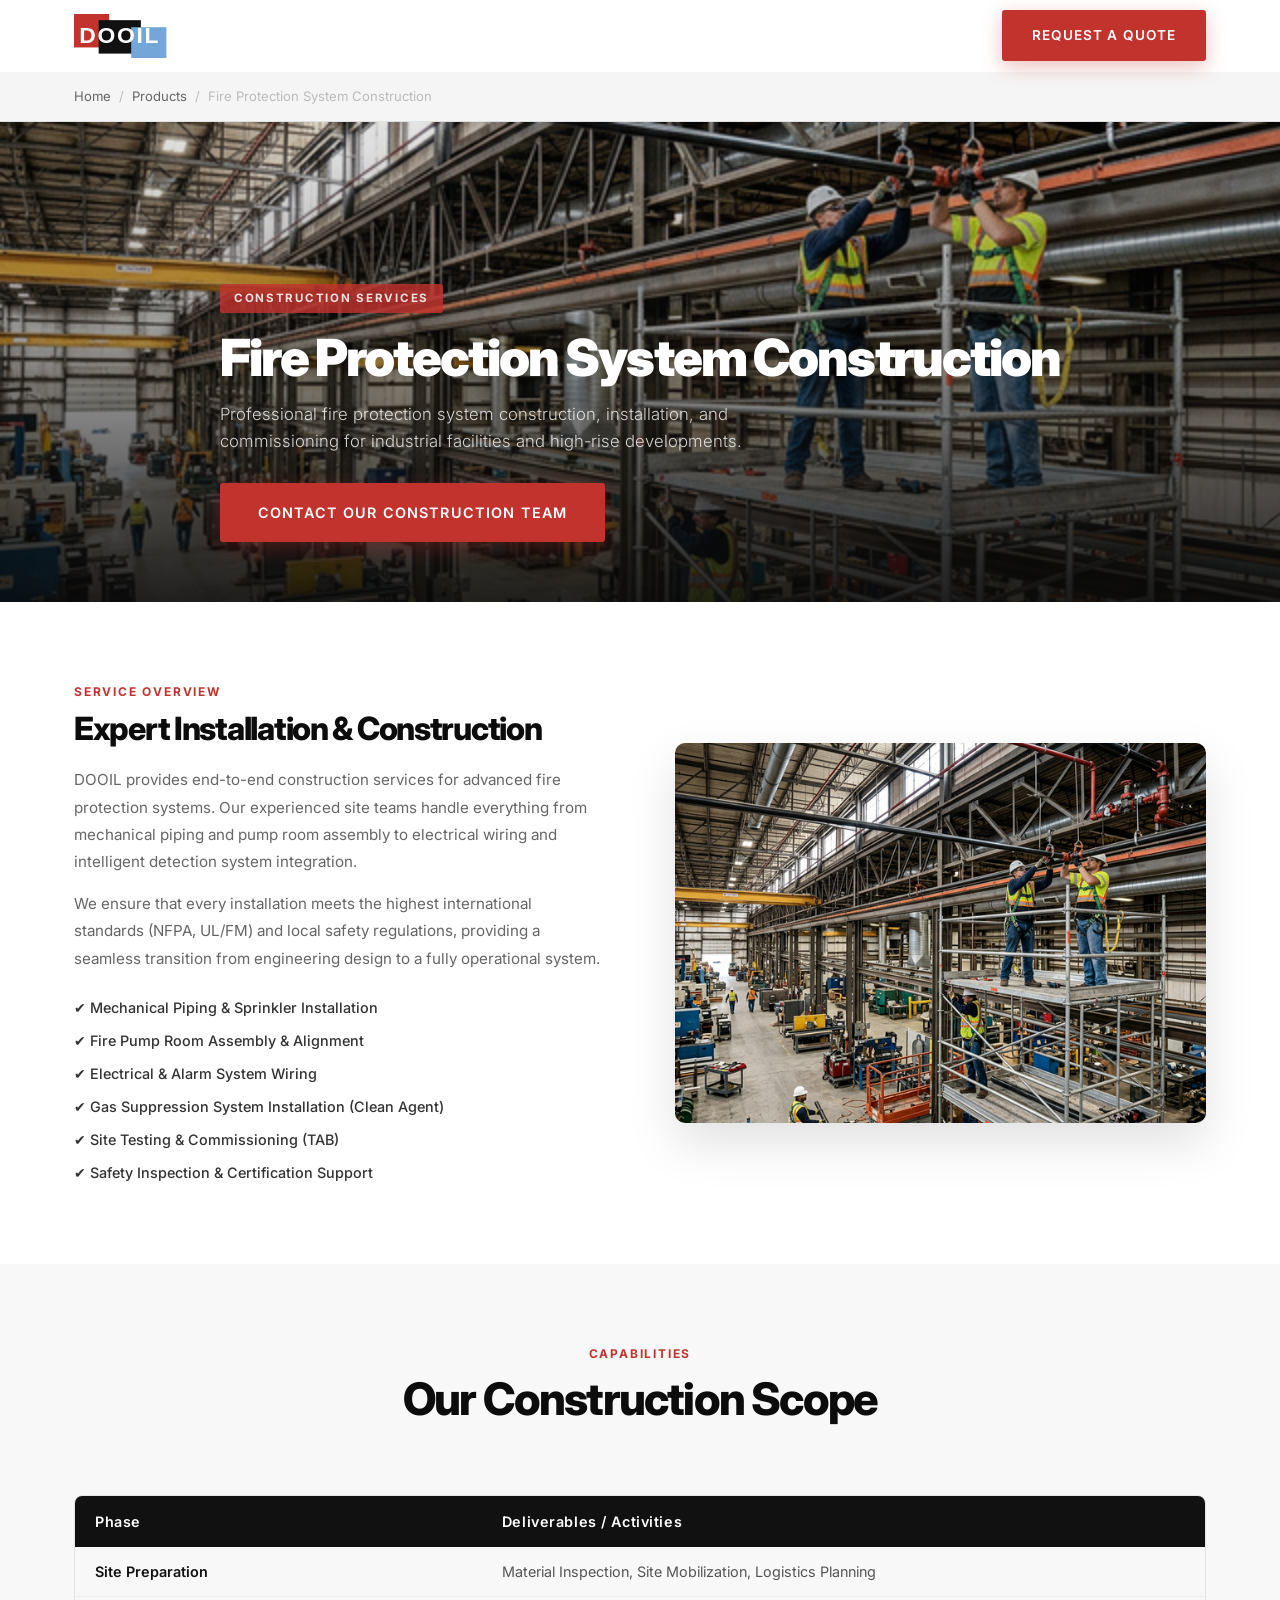
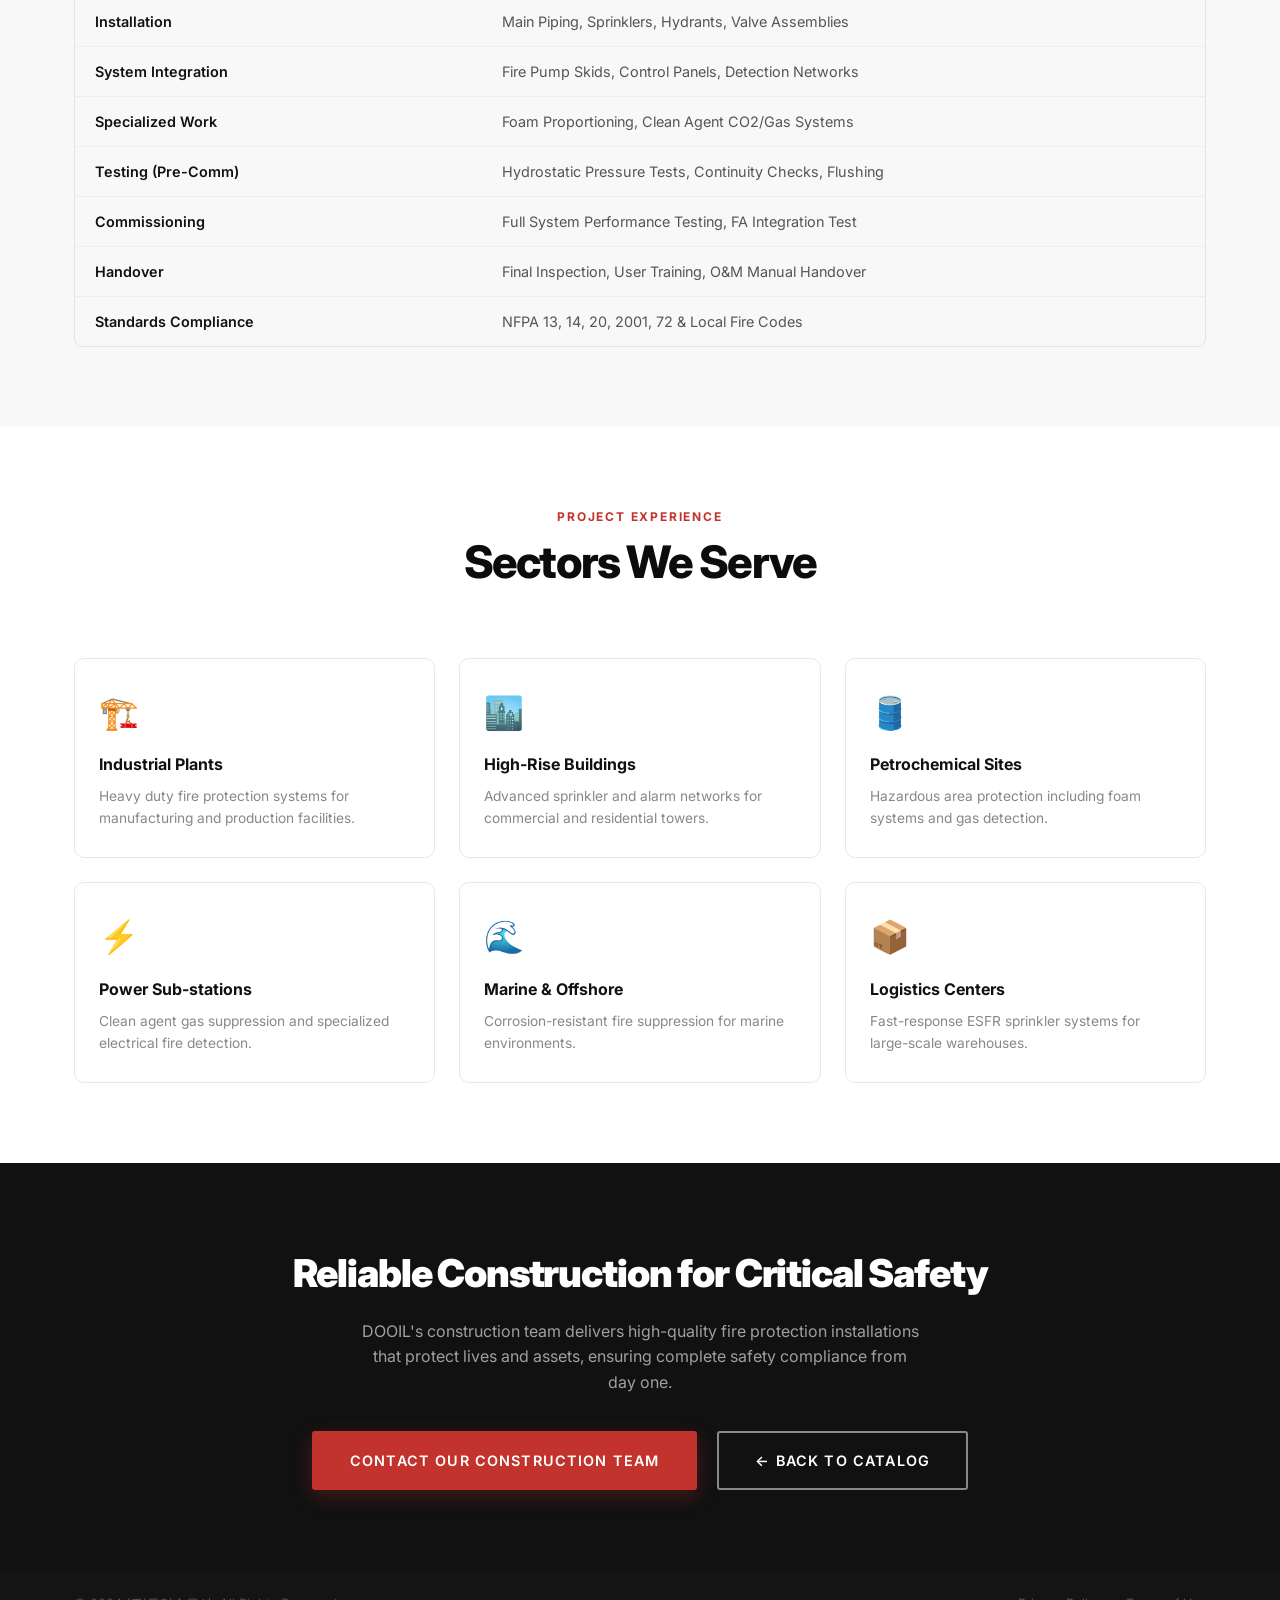
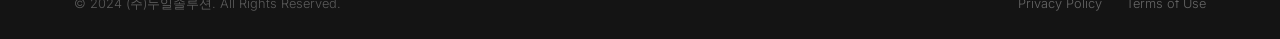
<file: catalog-construction.html>
<!DOCTYPE html>
<html lang="en">

<head>
    <meta charset="UTF-8" />
    <meta name="viewport" content="width=device-width, initial-scale=1.0" />
    <title>Fire Protection System Construction | DOOIL Solution & Engineering</title>
    <meta name="description"
        content="Professional fire protection system construction, installation, and commissioning for industrial facilities and high-rise developments." />
    <link rel="preconnect" href="https://fonts.googleapis.com" />
    <link rel="preconnect" href="https://fonts.gstatic.com" crossorigin />
    <link href="https://fonts.googleapis.com/css2?family=Inter:wght@300;400;500;600;700;800;900&display=swap"
        rel="stylesheet" />
    <link rel="stylesheet" href="style.css" />
    <link rel="stylesheet" href="catalog.css" />
</head>

<body>
    <header class="site-header scrolled" id="siteHeader">
        <div class="container header-inner">
            <a href="index.html" class="site-logo" aria-label="DOOIL Solution & Engineering Home">
                <svg width="260" height="50" viewBox="0 0 260 50" xmlns="http://www.w3.org/2000/svg">
                    <rect x="0" y="0" width="40" height="38" fill="#C3332D" />
                    <rect x="28" y="7" width="48" height="38" fill="#111111" />
                    <rect x="65" y="15" width="40" height="35" fill="#74A7D7" />
                    <text x="52" y="33" text-anchor="middle" font-family="Arial, 'Arial Black', sans-serif"
                        font-weight="900" font-size="26" letter-spacing="2" fill="white">DOOIL</text>
                    <g class="logo-wordmark">
                        <text x="118" y="24" font-family="'Inter', sans-serif" font-weight="800" font-size="22"
                            letter-spacing="-0.5" fill="currentColor">DOOIL</text>
                        <text x="118" y="43" font-family="'Inter', sans-serif" font-weight="400" font-size="13"
                            letter-spacing="0.2" fill="currentColor">Solution &amp; Engineering</text>
                    </g>
                </svg>
            </a>
            <nav class="nav-links" role="navigation">
                <a href="index.html#catalog">Products</a>
                <a href="index.html#global">Global Network</a>
                <a href="index.html#about">About</a>
                <a href="index.html#contact">Contact</a>
            </nav>
            <a href="index.html#contact" class="btn btn-primary header-cta">Request a Quote</a>
        </div>
    </header>

    <section class="breadcrumb-band">
        <div class="container">
            <a href="index.html">Home</a> <span>/</span> <a href="index.html#catalog">Products</a> <span>/</span>
            <span>Fire Protection System Construction</span>
        </div>
    </section>

    <section class="catalog-hero"
        style="background-image: url('prod_construction.png');">
        <div class="catalog-hero-overlay"></div>
        <div class="container catalog-hero-content">
            <span class="p-tag-lg">Construction Services</span>
            <h1>Fire Protection System Construction</h1>
            <p>Professional fire protection system construction, installation, and commissioning for industrial
                facilities and high-rise developments.</p>
            <a href="index.html#contact" class="btn btn-primary btn-lg">Contact Our Construction Team</a>
        </div>
    </section>

    <section class="cat-section">
        <div class="container cat-two-col">
            <div class="cat-text">
                <span class="sec-label">Service Overview</span>
                <h2 class="sec-title">Expert Installation &amp; Construction</h2>
                <p>DOOIL provides end-to-end construction services for advanced fire protection systems. Our experienced
                    site teams handle everything from mechanical piping and pump room assembly to electrical wiring and
                    intelligent detection system integration.
                </p>
                <p>We ensure that every installation meets the highest international standards (NFPA, UL/FM) and local
                    safety regulations, providing a seamless transition from engineering design to a fully operational
                    system.</p>
                <ul class="cat-check-list">
                    <li>✔ Mechanical Piping &amp; Sprinkler Installation</li>
                    <li>✔ Fire Pump Room Assembly &amp; Alignment</li>
                    <li>✔ Electrical &amp; Alarm System Wiring</li>
                    <li>✔ Gas Suppression System Installation (Clean Agent)</li>
                    <li>✔ Site Testing &amp; Commissioning (TAB)</li>
                    <li>✔ Safety Inspection &amp; Certification Support</li>
                </ul>
            </div>
            <div class="cat-img">
                <img src="prod_construction.png" alt="Fire Protection System Construction" />
            </div>
        </div>
    </section>

    <section class="cat-section cat-section-alt">
        <div class="container">
            <div class="section-header">
                <span class="sec-label">Capabilities</span>
                <h2 class="sec-title">Our Construction Scope</h2>
            </div>
            <div class="spec-table-wrap">
                <table class="spec-table">
                    <thead>
                        <tr>
                            <th>Phase</th>
                            <th>Deliverables / Activities</th>
                        </tr>
                    </thead>
                    <tbody>
                        <tr>
                            <td>Site Preparation</td>
                            <td>Material Inspection, Site Mobilization, Logistics Planning</td>
                        </tr>
                        <tr>
                            <td>Installation</td>
                            <td>Main Piping, Sprinklers, Hydrants, Valve Assemblies</td>
                        </tr>
                        <tr>
                            <td>System Integration</td>
                            <td>Fire Pump Skids, Control Panels, Detection Networks</td>
                        </tr>
                        <tr>
                            <td>Specialized Work</td>
                            <td>Foam Proportioning, Clean Agent CO2/Gas Systems</td>
                        </tr>
                        <tr>
                            <td>Testing (Pre-Comm)</td>
                            <td>Hydrostatic Pressure Tests, Continuity Checks, Flushing</td>
                        </tr>
                        <tr>
                            <td>Commissioning</td>
                            <td>Full System Performance Testing, FA Integration Test</td>
                        </tr>
                        <tr>
                            <td>Handover</td>
                            <td>Final Inspection, User Training, O&M Manual Handover</td>
                        </tr>
                        <tr>
                            <td>Standards Compliance</td>
                            <td>NFPA 13, 14, 20, 2001, 72 &amp; Local Fire Codes</td>
                        </tr>
                    </tbody>
                </table>
            </div>
        </div>
    </section>

    <section class="cat-section">
        <div class="container">
            <div class="section-header">
                <span class="sec-label">Project Experience</span>
                <h2 class="sec-title">Sectors We Serve</h2>
            </div>
            <div class="app-grid">
                <div class="app-card">
                    <div class="app-icon">🏗️</div>
                    <h4>Industrial Plants</h4>
                    <p>Heavy duty fire protection systems for manufacturing and production facilities.</p>
                </div>
                <div class="app-card">
                    <div class="app-icon">🏙️</div>
                    <h4>High-Rise Buildings</h4>
                    <p>Advanced sprinkler and alarm networks for commercial and residential towers.</p>
                </div>
                <div class="app-card">
                    <div class="app-icon">🛢️</div>
                    <h4>Petrochemical Sites</h4>
                    <p>Hazardous area protection including foam systems and gas detection.</p>
                </div>
                <div class="app-card">
                    <div class="app-icon">⚡</div>
                    <h4>Power Sub-stations</h4>
                    <p>Clean agent gas suppression and specialized electrical fire detection.</p>
                </div>
                <div class="app-card">
                    <div class="app-icon">🌊</div>
                    <h4>Marine & Offshore</h4>
                    <p>Corrosion-resistant fire suppression for marine environments.</p>
                </div>
                <div class="app-card">
                    <div class="app-icon">📦</div>
                    <h4>Logistics Centers</h4>
                    <p>Fast-response ESFR sprinkler systems for large-scale warehouses.</p>
                </div>
            </div>
        </div>
    </section>

    <section class="cat-cta-band">
        <div class="container cat-cta-inner">
            <h2>Reliable Construction for Critical Safety</h2>
            <p>DOOIL's construction team delivers high-quality fire protection installations that protect lives and
                assets, ensuring complete safety compliance from day one.</p>
            <div class="cta-btns">
                <a href="mailto:sales@dooil21.com" class="btn btn-primary btn-lg">Contact Our Construction Team</a>
                <a href="index.html#catalog" class="btn btn-outline-white btn-lg">← Back to Catalog</a>
            </div>
        </div>
    </section>

    <footer class="site-footer">
        <div class="footer-bottom">
            <div class="container footer-bottom-inner">
                <span>&copy; 2024 (주)두일솔루션. All Rights Reserved.</span>
                <div class="footer-links"><a href="#">Privacy Policy</a><a href="#">Terms of Use</a></div>
            </div>
        </div>
    </footer>
    <script src="script.js"></script>
</body>

</html>
</file>
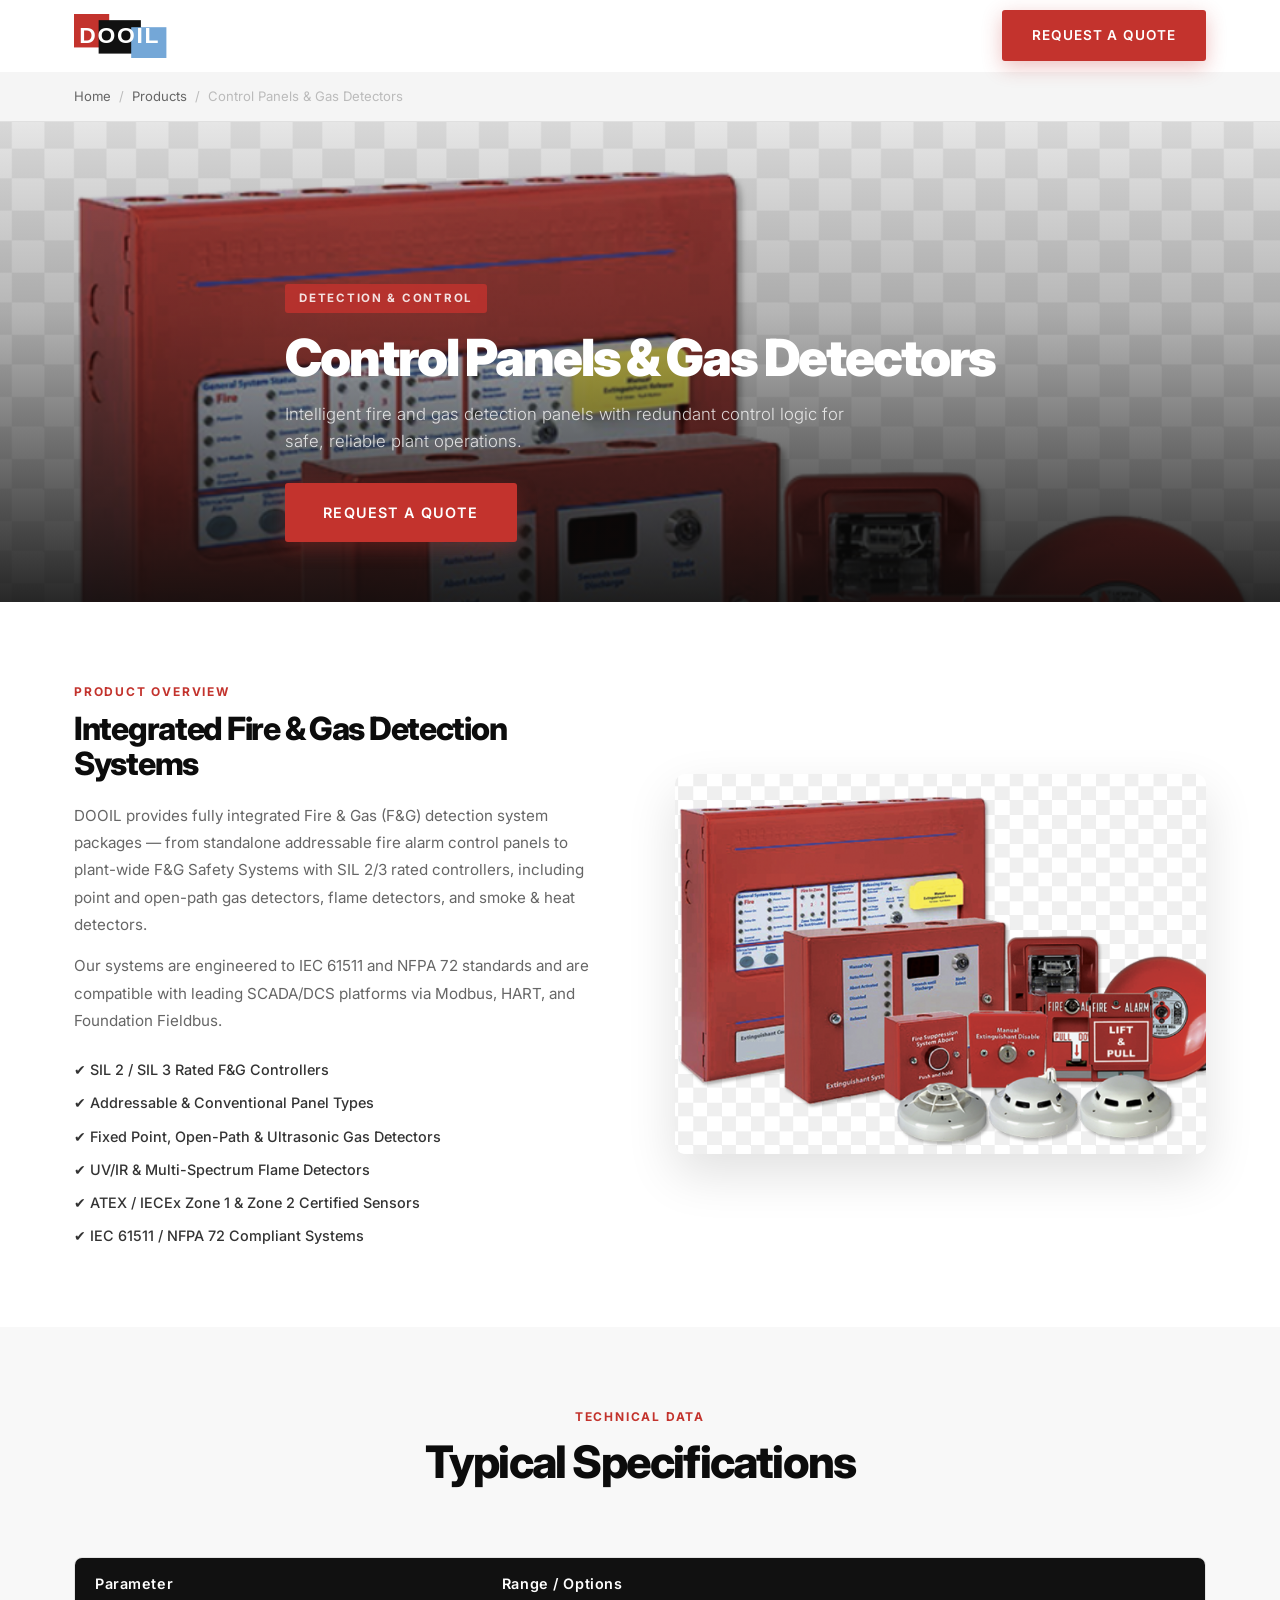
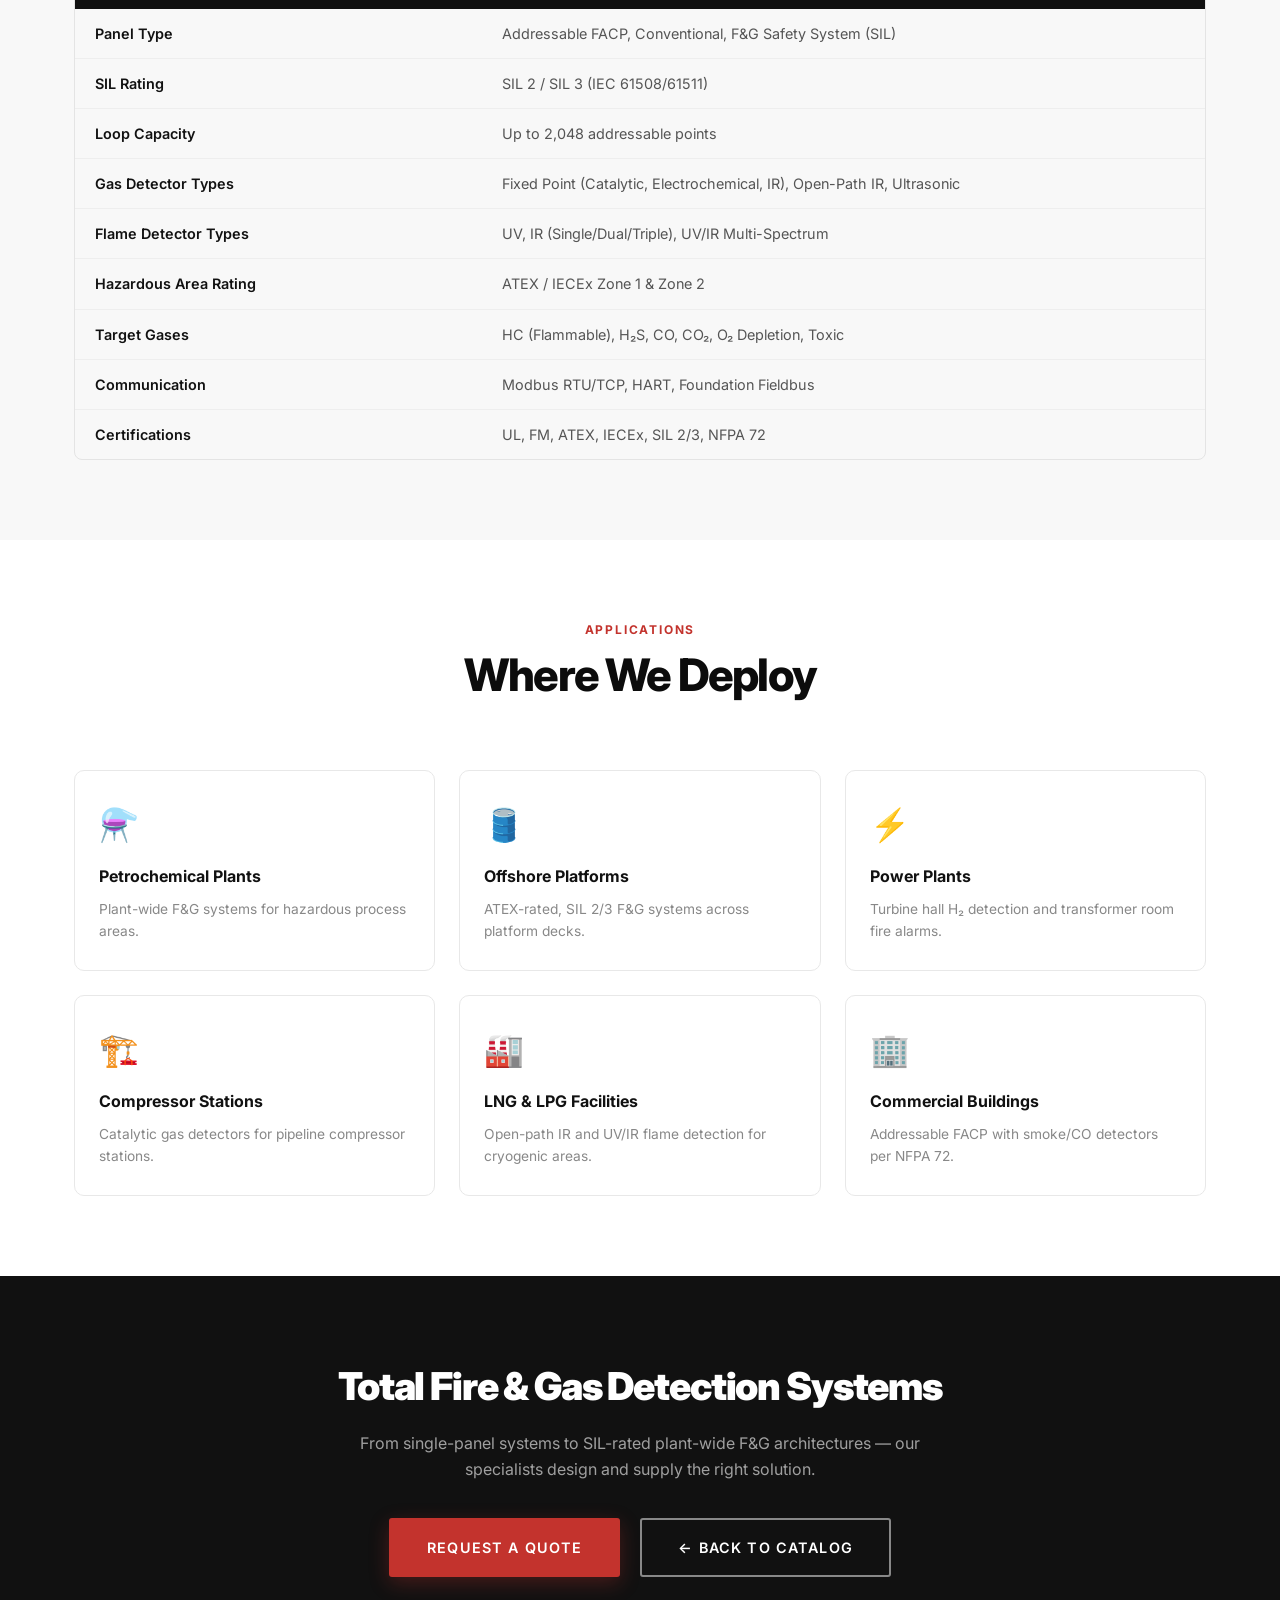
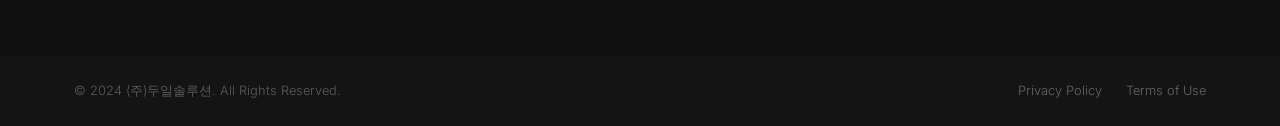
<file: catalog-control-panels.html>
<!DOCTYPE html>
<html lang="en">

<head>
    <meta charset="UTF-8" />
    <meta name="viewport" content="width=device-width, initial-scale=1.0" />
    <title>Control Panels & Gas Detectors | DOOIL Solution & Engineering</title>
    <meta name="description"
        content="Intelligent fire and gas detection panels with redundant control logic for safe, reliable plant operations worldwide." />
    <link rel="preconnect" href="https://fonts.googleapis.com" />
    <link rel="preconnect" href="https://fonts.gstatic.com" crossorigin />
    <link href="https://fonts.googleapis.com/css2?family=Inter:wght@300;400;500;600;700;800;900&display=swap"
        rel="stylesheet" />
    <link rel="stylesheet" href="style.css" />
    <link rel="stylesheet" href="catalog.css" />
</head>

<body>
    <header class="site-header scrolled" id="siteHeader">
        <div class="container header-inner">
            <a href="index.html" class="site-logo" aria-label="DOOIL Solution & Engineering Home">
                <svg width="260" height="50" viewBox="0 0 260 50" xmlns="http://www.w3.org/2000/svg">
                    <rect x="0" y="0" width="40" height="38" fill="#C3332D" />
                    <rect x="28" y="7" width="48" height="38" fill="#111111" />
                    <rect x="65" y="15" width="40" height="35" fill="#74A7D7" />
                    <text x="52" y="33" text-anchor="middle" font-family="Arial, 'Arial Black', sans-serif"
                        font-weight="900" font-size="26" letter-spacing="2" fill="white">DOOIL</text>
                    <g class="logo-wordmark">
                        <text x="118" y="24" font-family="'Inter', sans-serif" font-weight="800" font-size="22"
                            letter-spacing="-0.5" fill="currentColor">DOOIL</text>
                        <text x="118" y="43" font-family="'Inter', sans-serif" font-weight="400" font-size="13"
                            letter-spacing="0.2" fill="currentColor">Solution &amp; Engineering</text>
                    </g>
                </svg>
            </a>
            <nav class="nav-links" role="navigation">
                <a href="index.html#catalog">Products</a>
                <a href="index.html#global">Global Network</a>
                <a href="index.html#about">About</a>
                <a href="index.html#contact">Contact</a>
            </nav>
            <a href="index.html#contact" class="btn btn-primary header-cta">Request a Quote</a>
        </div>
    </header>

    <section class="breadcrumb-band">
        <div class="container">
            <a href="index.html">Home</a> <span>/</span> <a href="index.html#catalog">Products</a> <span>/</span>
            <span>Control Panels &amp; Gas Detectors</span>
        </div>
    </section>

    <section class="catalog-hero"
        style="background-image: url('prod_panel.png'); background-position: center top;">
        <div class="catalog-hero-overlay"></div>
        <div class="container catalog-hero-content">
            <span class="p-tag-lg">Detection &amp; Control</span>
            <h1>Control Panels &amp; Gas Detectors</h1>
            <p>Intelligent fire and gas detection panels with redundant control logic for safe, reliable plant
                operations.</p>
            <a href="index.html#contact" class="btn btn-primary btn-lg">Request a Quote</a>
        </div>
    </section>

    <section class="cat-section">
        <div class="container cat-two-col">
            <div class="cat-text">
                <span class="sec-label">Product Overview</span>
                <h2 class="sec-title">Integrated Fire &amp; Gas Detection Systems</h2>
                <p>DOOIL provides fully integrated Fire &amp; Gas (F&G) detection system packages — from standalone
                    addressable fire alarm control panels to plant-wide F&G Safety Systems with SIL 2/3 rated
                    controllers, including point and open-path gas detectors, flame detectors, and smoke &amp; heat
                    detectors.</p>
                <p>Our systems are engineered to IEC 61511 and NFPA 72 standards and are compatible with leading
                    SCADA/DCS platforms via Modbus, HART, and Foundation Fieldbus.</p>
                <ul class="cat-check-list">
                    <li>✔ SIL 2 / SIL 3 Rated F&G Controllers</li>
                    <li>✔ Addressable &amp; Conventional Panel Types</li>
                    <li>✔ Fixed Point, Open-Path &amp; Ultrasonic Gas Detectors</li>
                    <li>✔ UV/IR &amp; Multi-Spectrum Flame Detectors</li>
                    <li>✔ ATEX / IECEx Zone 1 &amp; Zone 2 Certified Sensors</li>
                    <li>✔ IEC 61511 / NFPA 72 Compliant Systems</li>
                </ul>
            </div>
            <div class="cat-img">
                <img src="prod_panel.png" alt="Fire Pump Control Panel" />
            </div>
        </div>
    </section>

    <section class="cat-section cat-section-alt">
        <div class="container">
            <div class="section-header">
                <span class="sec-label">Technical Data</span>
                <h2 class="sec-title">Typical Specifications</h2>
            </div>
            <div class="spec-table-wrap">
                <table class="spec-table">
                    <thead>
                        <tr>
                            <th>Parameter</th>
                            <th>Range / Options</th>
                        </tr>
                    </thead>
                    <tbody>
                        <tr>
                            <td>Panel Type</td>
                            <td>Addressable FACP, Conventional, F&G Safety System (SIL)</td>
                        </tr>
                        <tr>
                            <td>SIL Rating</td>
                            <td>SIL 2 / SIL 3 (IEC 61508/61511)</td>
                        </tr>
                        <tr>
                            <td>Loop Capacity</td>
                            <td>Up to 2,048 addressable points</td>
                        </tr>
                        <tr>
                            <td>Gas Detector Types</td>
                            <td>Fixed Point (Catalytic, Electrochemical, IR), Open-Path IR, Ultrasonic</td>
                        </tr>
                        <tr>
                            <td>Flame Detector Types</td>
                            <td>UV, IR (Single/Dual/Triple), UV/IR Multi-Spectrum</td>
                        </tr>
                        <tr>
                            <td>Hazardous Area Rating</td>
                            <td>ATEX / IECEx Zone 1 &amp; Zone 2</td>
                        </tr>
                        <tr>
                            <td>Target Gases</td>
                            <td>HC (Flammable), H₂S, CO, CO₂, O₂ Depletion, Toxic</td>
                        </tr>
                        <tr>
                            <td>Communication</td>
                            <td>Modbus RTU/TCP, HART, Foundation Fieldbus</td>
                        </tr>
                        <tr>
                            <td>Certifications</td>
                            <td>UL, FM, ATEX, IECEx, SIL 2/3, NFPA 72</td>
                        </tr>
                    </tbody>
                </table>
            </div>
        </div>
    </section>

    <section class="cat-section">
        <div class="container">
            <div class="section-header">
                <span class="sec-label">Applications</span>
                <h2 class="sec-title">Where We Deploy</h2>
            </div>
            <div class="app-grid">
                <div class="app-card">
                    <div class="app-icon">⚗️</div>
                    <h4>Petrochemical Plants</h4>
                    <p>Plant-wide F&G systems for hazardous process areas.</p>
                </div>
                <div class="app-card">
                    <div class="app-icon">🛢️</div>
                    <h4>Offshore Platforms</h4>
                    <p>ATEX-rated, SIL 2/3 F&G systems across platform decks.</p>
                </div>
                <div class="app-card">
                    <div class="app-icon">⚡</div>
                    <h4>Power Plants</h4>
                    <p>Turbine hall H₂ detection and transformer room fire alarms.</p>
                </div>
                <div class="app-card">
                    <div class="app-icon">🏗️</div>
                    <h4>Compressor Stations</h4>
                    <p>Catalytic gas detectors for pipeline compressor stations.</p>
                </div>
                <div class="app-card">
                    <div class="app-icon">🏭</div>
                    <h4>LNG &amp; LPG Facilities</h4>
                    <p>Open-path IR and UV/IR flame detection for cryogenic areas.</p>
                </div>
                <div class="app-card">
                    <div class="app-icon">🏢</div>
                    <h4>Commercial Buildings</h4>
                    <p>Addressable FACP with smoke/CO detectors per NFPA 72.</p>
                </div>
            </div>
        </div>
    </section>

    <section class="cat-cta-band">
        <div class="container cat-cta-inner">
            <h2>Total Fire &amp; Gas Detection Systems</h2>
            <p>From single-panel systems to SIL-rated plant-wide F&G architectures — our specialists design and supply
                the right solution.</p>
            <div class="cta-btns">
                <a href="mailto:sales@dooil21.com" class="btn btn-primary btn-lg">Request a Quote</a>
                <a href="index.html#catalog" class="btn btn-outline-white btn-lg">← Back to Catalog</a>
            </div>
        </div>
    </section>

    <footer class="site-footer">
        <div class="footer-bottom">
            <div class="container footer-bottom-inner">
                <span>&copy; 2024 (주)두일솔루션. All Rights Reserved.</span>
                <div class="footer-links"><a href="#">Privacy Policy</a><a href="#">Terms of Use</a></div>
            </div>
        </div>
    </footer>
    <script src="script.js"></script>
</body>

</html>
</file>
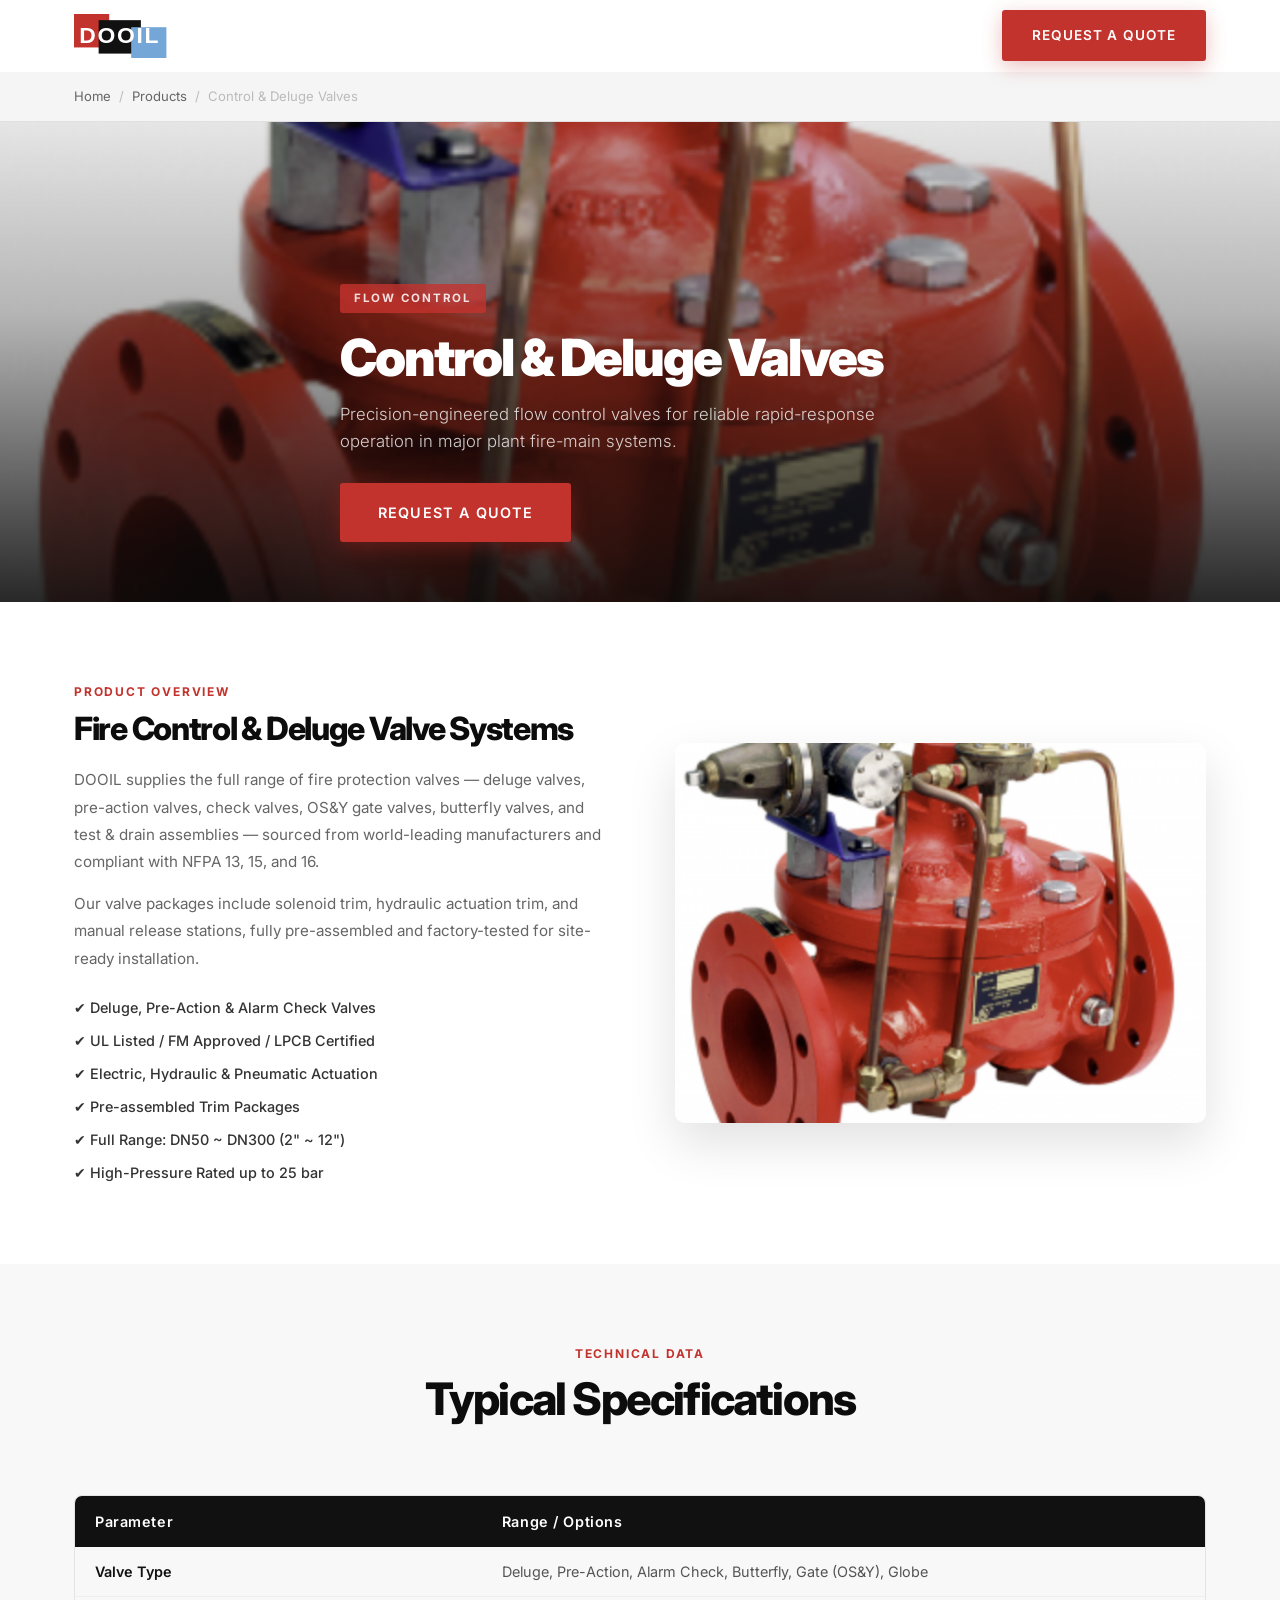
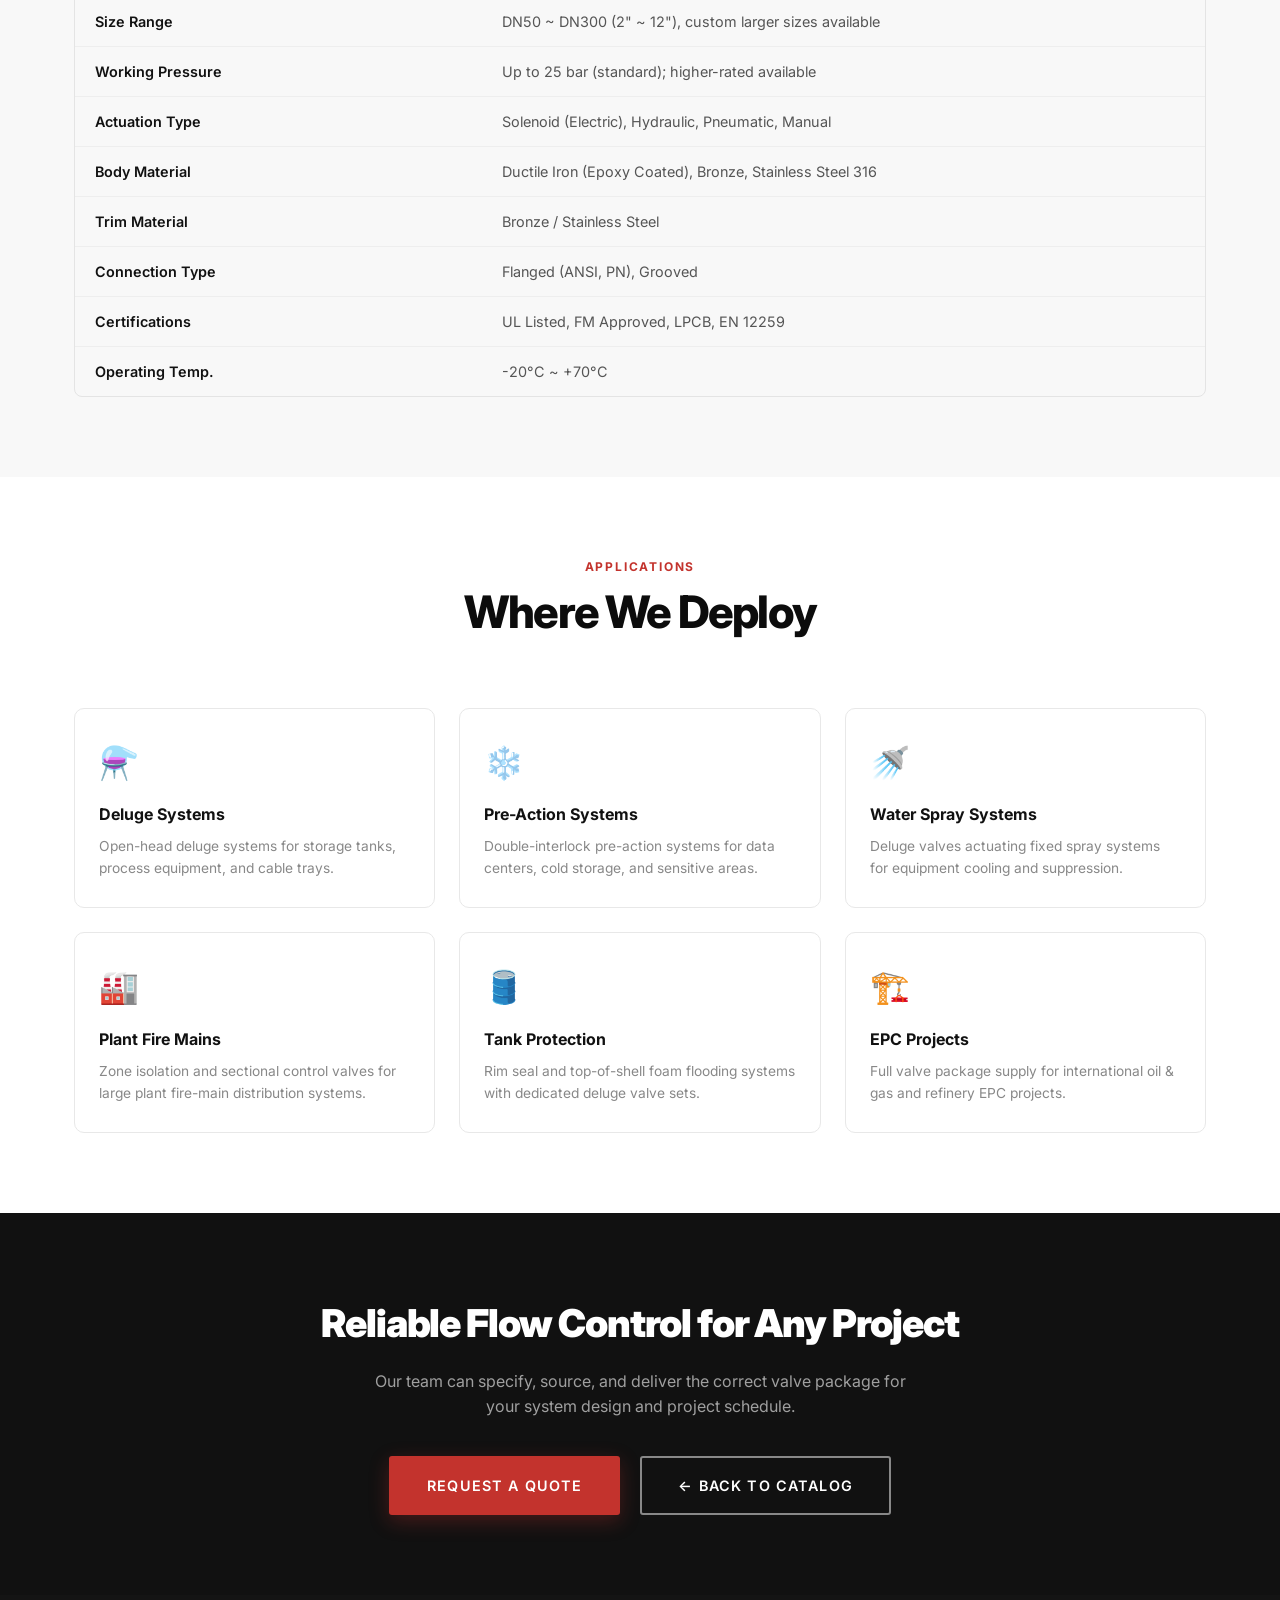
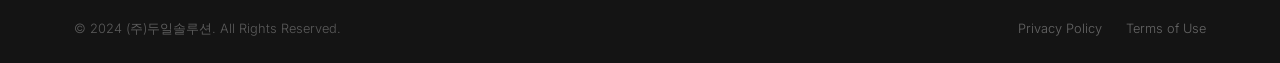
<file: catalog-control-valves.html>
<!DOCTYPE html>
<html lang="en">

<head>
    <meta charset="UTF-8" />
    <meta name="viewport" content="width=device-width, initial-scale=1.0" />
    <title>Control & Deluge Valves | DOOIL Solution & Engineering</title>
    <meta name="description"
        content="Precision-engineered flow control and deluge valves for reliable rapid-response operation in plant fire-main systems worldwide." />
    <link rel="preconnect" href="https://fonts.googleapis.com" />
    <link rel="preconnect" href="https://fonts.gstatic.com" crossorigin />
    <link href="https://fonts.googleapis.com/css2?family=Inter:wght@300;400;500;600;700;800;900&display=swap"
        rel="stylesheet" />
    <link rel="stylesheet" href="style.css" />
    <link rel="stylesheet" href="catalog.css" />
</head>

<body>
    <header class="site-header scrolled" id="siteHeader">
        <div class="container header-inner">
            <a href="index.html" class="site-logo" aria-label="DOOIL Solution & Engineering Home">
                <svg width="260" height="50" viewBox="0 0 260 50" xmlns="http://www.w3.org/2000/svg">
                    <rect x="0" y="0" width="40" height="38" fill="#C3332D" />
                    <rect x="28" y="7" width="48" height="38" fill="#111111" />
                    <rect x="65" y="15" width="40" height="35" fill="#74A7D7" />
                    <text x="52" y="33" text-anchor="middle" font-family="Arial, 'Arial Black', sans-serif"
                        font-weight="900" font-size="26" letter-spacing="2" fill="white">DOOIL</text>
                    <g class="logo-wordmark">
                        <text x="118" y="24" font-family="'Inter', sans-serif" font-weight="800" font-size="22"
                            letter-spacing="-0.5" fill="currentColor">DOOIL</text>
                        <text x="118" y="43" font-family="'Inter', sans-serif" font-weight="400" font-size="13"
                            letter-spacing="0.2" fill="currentColor">Solution &amp; Engineering</text>
                    </g>
                </svg>
            </a>
            <nav class="nav-links" role="navigation">
                <a href="index.html#catalog">Products</a>
                <a href="index.html#global">Global Network</a>
                <a href="index.html#about">About</a>
                <a href="index.html#contact">Contact</a>
            </nav>
            <a href="index.html#contact" class="btn btn-primary header-cta">Request a Quote</a>
        </div>
    </header>

    <section class="breadcrumb-band">
        <div class="container">
            <a href="index.html">Home</a> <span>/</span> <a href="index.html#catalog">Products</a> <span>/</span>
            <span>Control &amp; Deluge Valves</span>
        </div>
    </section>

    <section class="catalog-hero"
        style="background-image: url('prod_valve.png');">
        <div class="catalog-hero-overlay"></div>
        <div class="container catalog-hero-content">
            <span class="p-tag-lg">Flow Control</span>
            <h1>Control &amp; Deluge Valves</h1>
            <p>Precision-engineered flow control valves for reliable rapid-response operation in major plant fire-main
                systems.</p>
            <a href="index.html#contact" class="btn btn-primary btn-lg">Request a Quote</a>
        </div>
    </section>

    <section class="cat-section">
        <div class="container cat-two-col">
            <div class="cat-text">
                <span class="sec-label">Product Overview</span>
                <h2 class="sec-title">Fire Control &amp; Deluge Valve Systems</h2>
                <p>DOOIL supplies the full range of fire protection valves — deluge valves, pre-action valves, check
                    valves, OS&Y gate valves, butterfly valves, and test & drain assemblies — sourced from world-leading
                    manufacturers and compliant with NFPA 13, 15, and 16.</p>
                <p>Our valve packages include solenoid trim, hydraulic actuation trim, and manual release stations,
                    fully pre-assembled and factory-tested for site-ready installation.</p>
                <ul class="cat-check-list">
                    <li>✔ Deluge, Pre-Action &amp; Alarm Check Valves</li>
                    <li>✔ UL Listed / FM Approved / LPCB Certified</li>
                    <li>✔ Electric, Hydraulic &amp; Pneumatic Actuation</li>
                    <li>✔ Pre-assembled Trim Packages</li>
                    <li>✔ Full Range: DN50 ~ DN300 (2" ~ 12")</li>
                    <li>✔ High-Pressure Rated up to 25 bar</li>
                </ul>
            </div>
            <div class="cat-img">
                <img src="prod_valve.png" alt="Deluge Valve" />
            </div>
        </div>
    </section>

    <section class="cat-section cat-section-alt">
        <div class="container">
            <div class="section-header">
                <span class="sec-label">Technical Data</span>
                <h2 class="sec-title">Typical Specifications</h2>
            </div>
            <div class="spec-table-wrap">
                <table class="spec-table">
                    <thead>
                        <tr>
                            <th>Parameter</th>
                            <th>Range / Options</th>
                        </tr>
                    </thead>
                    <tbody>
                        <tr>
                            <td>Valve Type</td>
                            <td>Deluge, Pre-Action, Alarm Check, Butterfly, Gate (OS&Y), Globe</td>
                        </tr>
                        <tr>
                            <td>Size Range</td>
                            <td>DN50 ~ DN300 (2" ~ 12"), custom larger sizes available</td>
                        </tr>
                        <tr>
                            <td>Working Pressure</td>
                            <td>Up to 25 bar (standard); higher-rated available</td>
                        </tr>
                        <tr>
                            <td>Actuation Type</td>
                            <td>Solenoid (Electric), Hydraulic, Pneumatic, Manual</td>
                        </tr>
                        <tr>
                            <td>Body Material</td>
                            <td>Ductile Iron (Epoxy Coated), Bronze, Stainless Steel 316</td>
                        </tr>
                        <tr>
                            <td>Trim Material</td>
                            <td>Bronze / Stainless Steel</td>
                        </tr>
                        <tr>
                            <td>Connection Type</td>
                            <td>Flanged (ANSI, PN), Grooved</td>
                        </tr>
                        <tr>
                            <td>Certifications</td>
                            <td>UL Listed, FM Approved, LPCB, EN 12259</td>
                        </tr>
                        <tr>
                            <td>Operating Temp.</td>
                            <td>-20°C ~ +70°C</td>
                        </tr>
                    </tbody>
                </table>
            </div>
        </div>
    </section>

    <section class="cat-section">
        <div class="container">
            <div class="section-header">
                <span class="sec-label">Applications</span>
                <h2 class="sec-title">Where We Deploy</h2>
            </div>
            <div class="app-grid">
                <div class="app-card">
                    <div class="app-icon">⚗️</div>
                    <h4>Deluge Systems</h4>
                    <p>Open-head deluge systems for storage tanks, process equipment, and cable trays.</p>
                </div>
                <div class="app-card">
                    <div class="app-icon">❄️</div>
                    <h4>Pre-Action Systems</h4>
                    <p>Double-interlock pre-action systems for data centers, cold storage, and sensitive areas.</p>
                </div>
                <div class="app-card">
                    <div class="app-icon">🚿</div>
                    <h4>Water Spray Systems</h4>
                    <p>Deluge valves actuating fixed spray systems for equipment cooling and suppression.</p>
                </div>
                <div class="app-card">
                    <div class="app-icon">🏭</div>
                    <h4>Plant Fire Mains</h4>
                    <p>Zone isolation and sectional control valves for large plant fire-main distribution systems.</p>
                </div>
                <div class="app-card">
                    <div class="app-icon">🛢️</div>
                    <h4>Tank Protection</h4>
                    <p>Rim seal and top-of-shell foam flooding systems with dedicated deluge valve sets.</p>
                </div>
                <div class="app-card">
                    <div class="app-icon">🏗️</div>
                    <h4>EPC Projects</h4>
                    <p>Full valve package supply for international oil &amp; gas and refinery EPC projects.</p>
                </div>
            </div>
        </div>
    </section>

    <section class="cat-cta-band">
        <div class="container cat-cta-inner">
            <h2>Reliable Flow Control for Any Project</h2>
            <p>Our team can specify, source, and deliver the correct valve package for your system design and project
                schedule.</p>
            <div class="cta-btns">
                <a href="mailto:sales@dooil21.com" class="btn btn-primary btn-lg">Request a Quote</a>
                <a href="index.html#catalog" class="btn btn-outline-white btn-lg">← Back to Catalog</a>
            </div>
        </div>
    </section>

    <footer class="site-footer">
        <div class="footer-bottom">
            <div class="container footer-bottom-inner">
                <span>&copy; 2024 (주)두일솔루션. All Rights Reserved.</span>
                <div class="footer-links"><a href="#">Privacy Policy</a><a href="#">Terms of Use</a></div>
            </div>
        </div>
    </footer>
    <script src="script.js"></script>
</body>

</html>
</file>
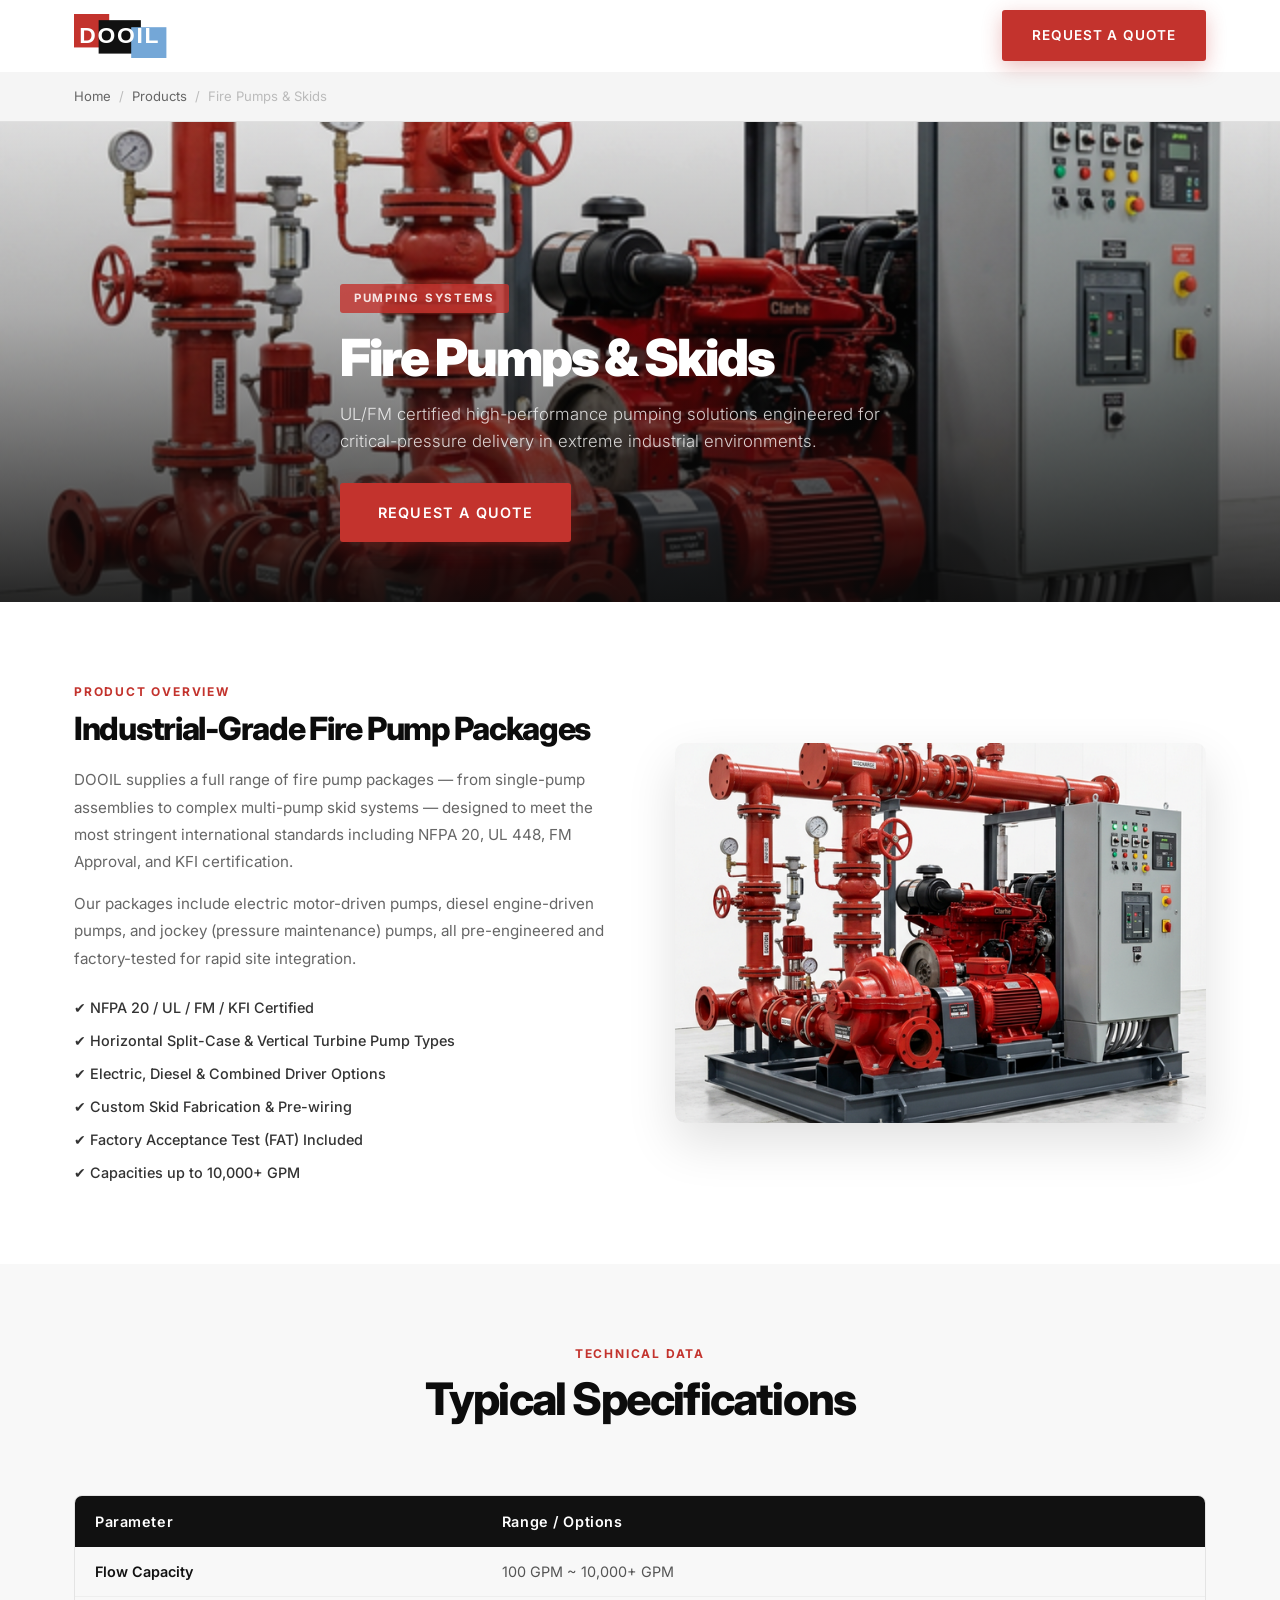
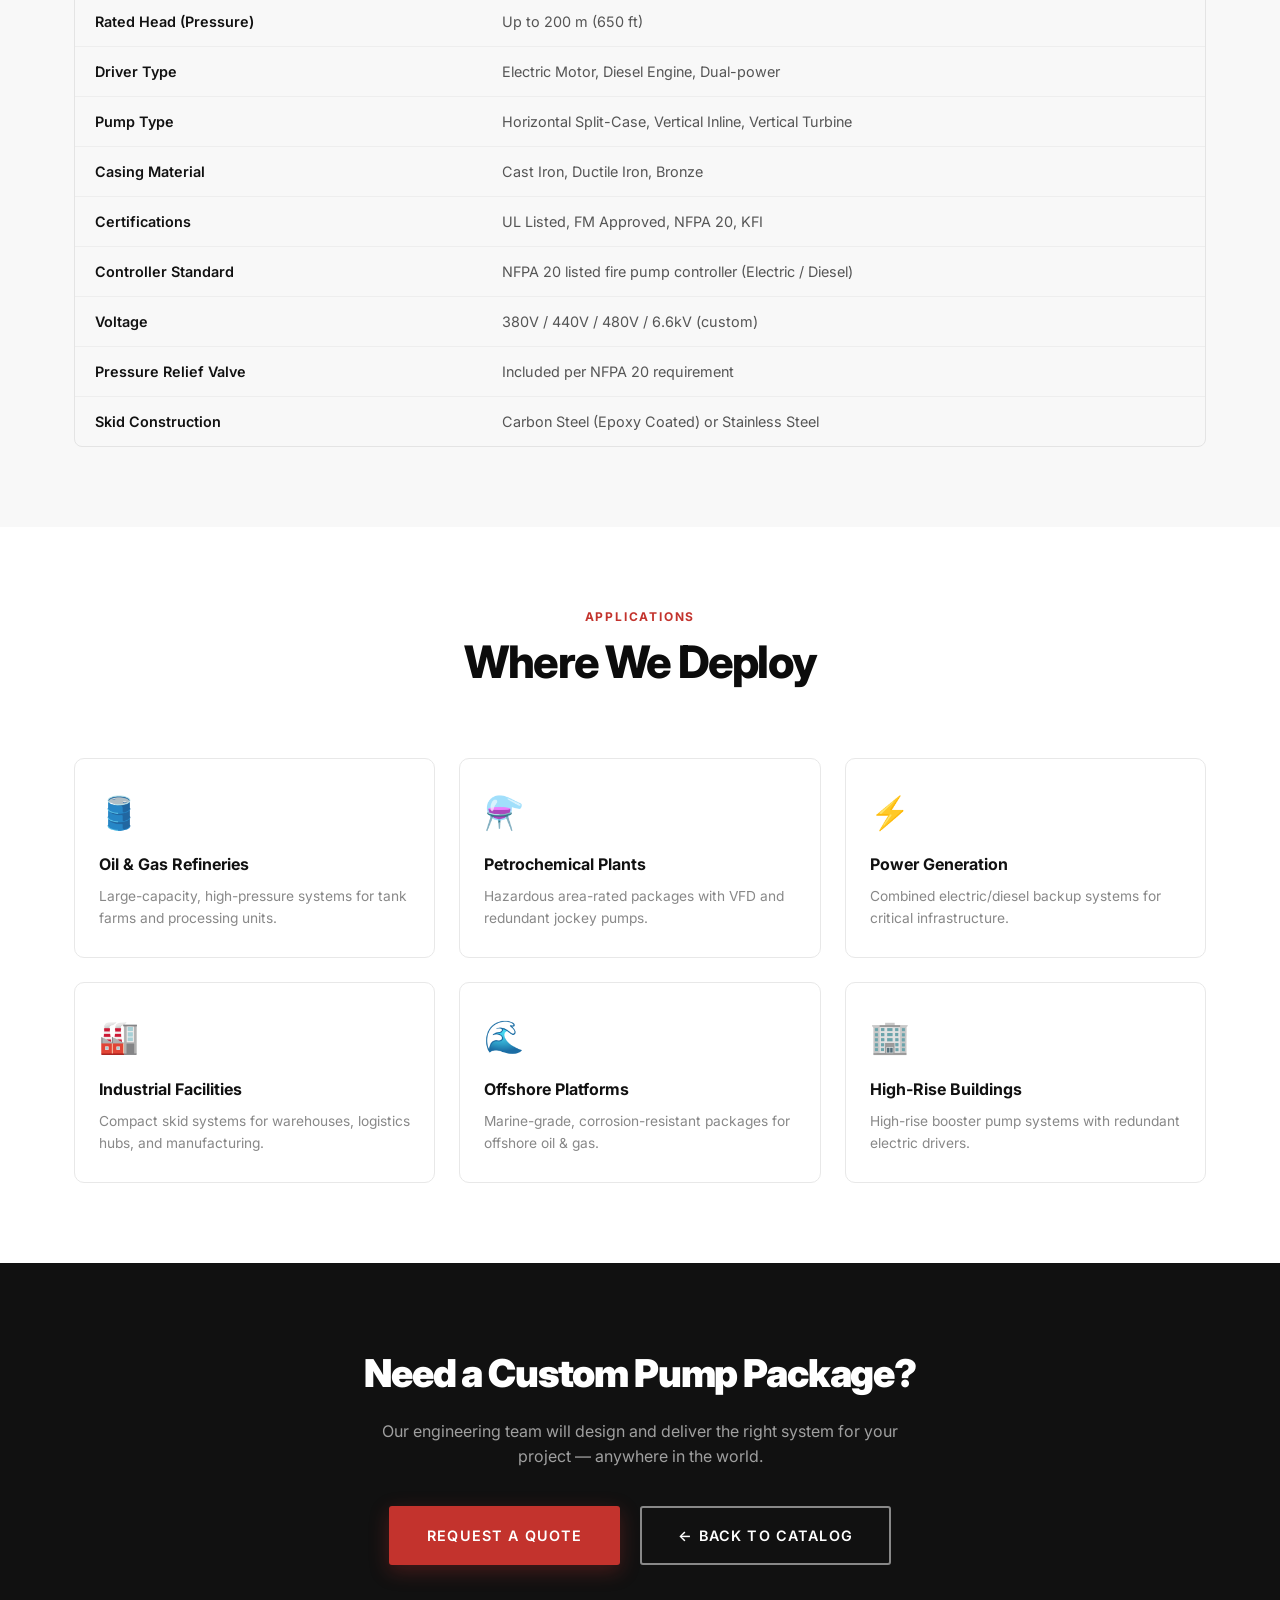
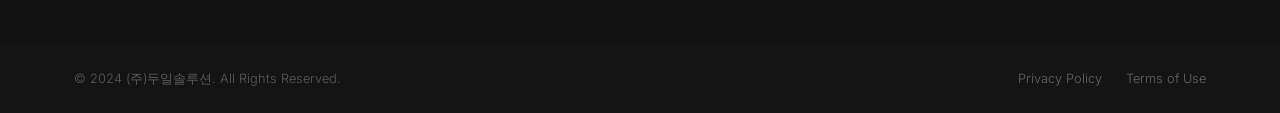
<file: catalog-fire-pumps.html>
<!DOCTYPE html>
<html lang="en">
<head>
  <meta charset="UTF-8" />
  <meta name="viewport" content="width=device-width, initial-scale=1.0" />
  <title>Fire Pumps & Skids | DOOIL Solution & Engineering</title>
  <meta name="description" content="UL/FM certified high-performance fire pump packages and skid systems for industrial plants, petrochemical facilities, and global EPC projects." />
  <link rel="preconnect" href="https://fonts.googleapis.com" />
  <link rel="preconnect" href="https://fonts.gstatic.com" crossorigin />
  <link href="https://fonts.googleapis.com/css2?family=Inter:wght@300;400;500;600;700;800;900&display=swap" rel="stylesheet" />
  <link rel="stylesheet" href="style.css" />
  <link rel="stylesheet" href="catalog.css" />
</head>
<body>

  <!-- HEADER -->
  <header class="site-header scrolled" id="siteHeader">
    <div class="container header-inner">
      <a href="index.html" class="site-logo" aria-label="DOOIL Solution & Engineering Home">
        <svg width="260" height="50" viewBox="0 0 260 50" xmlns="http://www.w3.org/2000/svg">
          <rect x="0" y="0" width="40" height="38" fill="#C3332D" />
          <rect x="28" y="7" width="48" height="38" fill="#111111" />
          <rect x="65" y="15" width="40" height="35" fill="#74A7D7" />
          <text x="52" y="33" text-anchor="middle" font-family="Arial, 'Arial Black', sans-serif" font-weight="900" font-size="26" letter-spacing="2" fill="white">DOOIL</text>
          <g class="logo-wordmark">
            <text x="118" y="24" font-family="'Inter', sans-serif" font-weight="800" font-size="22" letter-spacing="-0.5" fill="currentColor">DOOIL</text>
            <text x="118" y="43" font-family="'Inter', sans-serif" font-weight="400" font-size="13" letter-spacing="0.2" fill="currentColor">Solution &amp; Engineering</text>
          </g>
        </svg>
      </a>
      <nav class="nav-links" role="navigation">
        <a href="index.html#catalog">Products</a>
        <a href="index.html#global">Global Network</a>
        <a href="index.html#about">About</a>
        <a href="index.html#contact">Contact</a>
      </nav>
      <a href="index.html#contact" class="btn btn-primary header-cta">Request a Quote</a>
    </div>
  </header>

  <!-- BREADCRUMB -->
  <section class="breadcrumb-band">
    <div class="container">
      <a href="index.html">Home</a> <span>/</span> <a href="index.html#catalog">Products</a> <span>/</span> <span>Fire Pumps &amp; Skids</span>
    </div>
  </section>

  <!-- HERO -->
  <section class="catalog-hero" style="background-image: url('prod1_pump.png');">
    <div class="catalog-hero-overlay"></div>
    <div class="container catalog-hero-content">
      <span class="p-tag-lg">Pumping Systems</span>
      <h1>Fire Pumps &amp; Skids</h1>
      <p>UL/FM certified high-performance pumping solutions engineered for critical-pressure delivery in extreme industrial environments.</p>
      <a href="index.html#contact" class="btn btn-primary btn-lg">Request a Quote</a>
    </div>
  </section>

  <!-- OVERVIEW -->
  <section class="cat-section">
    <div class="container cat-two-col">
      <div class="cat-text">
        <span class="sec-label">Product Overview</span>
        <h2 class="sec-title">Industrial-Grade Fire Pump Packages</h2>
        <p>DOOIL supplies a full range of fire pump packages — from single-pump assemblies to complex multi-pump skid systems — designed to meet the most stringent international standards including NFPA 20, UL 448, FM Approval, and KFI certification.</p>
        <p>Our packages include electric motor-driven pumps, diesel engine-driven pumps, and jockey (pressure maintenance) pumps, all pre-engineered and factory-tested for rapid site integration.</p>
        <ul class="cat-check-list">
          <li>✔ NFPA 20 / UL / FM / KFI Certified</li>
          <li>✔ Horizontal Split-Case &amp; Vertical Turbine Pump Types</li>
          <li>✔ Electric, Diesel &amp; Combined Driver Options</li>
          <li>✔ Custom Skid Fabrication &amp; Pre-wiring</li>
          <li>✔ Factory Acceptance Test (FAT) Included</li>
          <li>✔ Capacities up to 10,000+ GPM</li>
        </ul>
      </div>
      <div class="cat-img">
        <img src="prod1_pump.png" alt="Fire Pumps & Skids" />
      </div>
    </div>
  </section>

  <!-- SPECS TABLE -->
  <section class="cat-section cat-section-alt">
    <div class="container">
      <div class="section-header">
        <span class="sec-label">Technical Data</span>
        <h2 class="sec-title">Typical Specifications</h2>
      </div>
      <div class="spec-table-wrap">
        <table class="spec-table">
          <thead>
            <tr><th>Parameter</th><th>Range / Options</th></tr>
          </thead>
          <tbody>
            <tr><td>Flow Capacity</td><td>100 GPM ~ 10,000+ GPM</td></tr>
            <tr><td>Rated Head (Pressure)</td><td>Up to 200 m (650 ft)</td></tr>
            <tr><td>Driver Type</td><td>Electric Motor, Diesel Engine, Dual-power</td></tr>
            <tr><td>Pump Type</td><td>Horizontal Split-Case, Vertical Inline, Vertical Turbine</td></tr>
            <tr><td>Casing Material</td><td>Cast Iron, Ductile Iron, Bronze</td></tr>
            <tr><td>Certifications</td><td>UL Listed, FM Approved, NFPA 20, KFI</td></tr>
            <tr><td>Controller Standard</td><td>NFPA 20 listed fire pump controller (Electric / Diesel)</td></tr>
            <tr><td>Voltage</td><td>380V / 440V / 480V / 6.6kV (custom)</td></tr>
            <tr><td>Pressure Relief Valve</td><td>Included per NFPA 20 requirement</td></tr>
            <tr><td>Skid Construction</td><td>Carbon Steel (Epoxy Coated) or Stainless Steel</td></tr>
          </tbody>
        </table>
      </div>
    </div>
  </section>

  <!-- APPLICATIONS -->
  <section class="cat-section">
    <div class="container">
      <div class="section-header">
        <span class="sec-label">Applications</span>
        <h2 class="sec-title">Where We Deploy</h2>
      </div>
      <div class="app-grid">
        <div class="app-card"><div class="app-icon">🛢️</div><h4>Oil &amp; Gas Refineries</h4><p>Large-capacity, high-pressure systems for tank farms and processing units.</p></div>
        <div class="app-card"><div class="app-icon">⚗️</div><h4>Petrochemical Plants</h4><p>Hazardous area-rated packages with VFD and redundant jockey pumps.</p></div>
        <div class="app-card"><div class="app-icon">⚡</div><h4>Power Generation</h4><p>Combined electric/diesel backup systems for critical infrastructure.</p></div>
        <div class="app-card"><div class="app-icon">🏭</div><h4>Industrial Facilities</h4><p>Compact skid systems for warehouses, logistics hubs, and manufacturing.</p></div>
        <div class="app-card"><div class="app-icon">🌊</div><h4>Offshore Platforms</h4><p>Marine-grade, corrosion-resistant packages for offshore oil &amp; gas.</p></div>
        <div class="app-card"><div class="app-icon">🏢</div><h4>High-Rise Buildings</h4><p>High-rise booster pump systems with redundant electric drivers.</p></div>
      </div>
    </div>
  </section>

  <!-- CTA -->
  <section class="cat-cta-band">
    <div class="container cat-cta-inner">
      <h2>Need a Custom Pump Package?</h2>
      <p>Our engineering team will design and deliver the right system for your project — anywhere in the world.</p>
      <div class="cta-btns">
        <a href="mailto:sales@dooil21.com" class="btn btn-primary btn-lg">Request a Quote</a>
        <a href="index.html#catalog" class="btn btn-outline-white btn-lg">← Back to Catalog</a>
      </div>
    </div>
  </section>

  <!-- FOOTER -->
  <footer class="site-footer">
    <div class="footer-bottom">
      <div class="container footer-bottom-inner">
        <span>&copy; 2024 (주)두일솔루션. All Rights Reserved.</span>
        <div class="footer-links">
          <a href="#">Privacy Policy</a>
          <a href="#">Terms of Use</a>
        </div>
      </div>
    </div>
  </footer>

  <script src="script.js"></script>
</body>
</html>
</file>
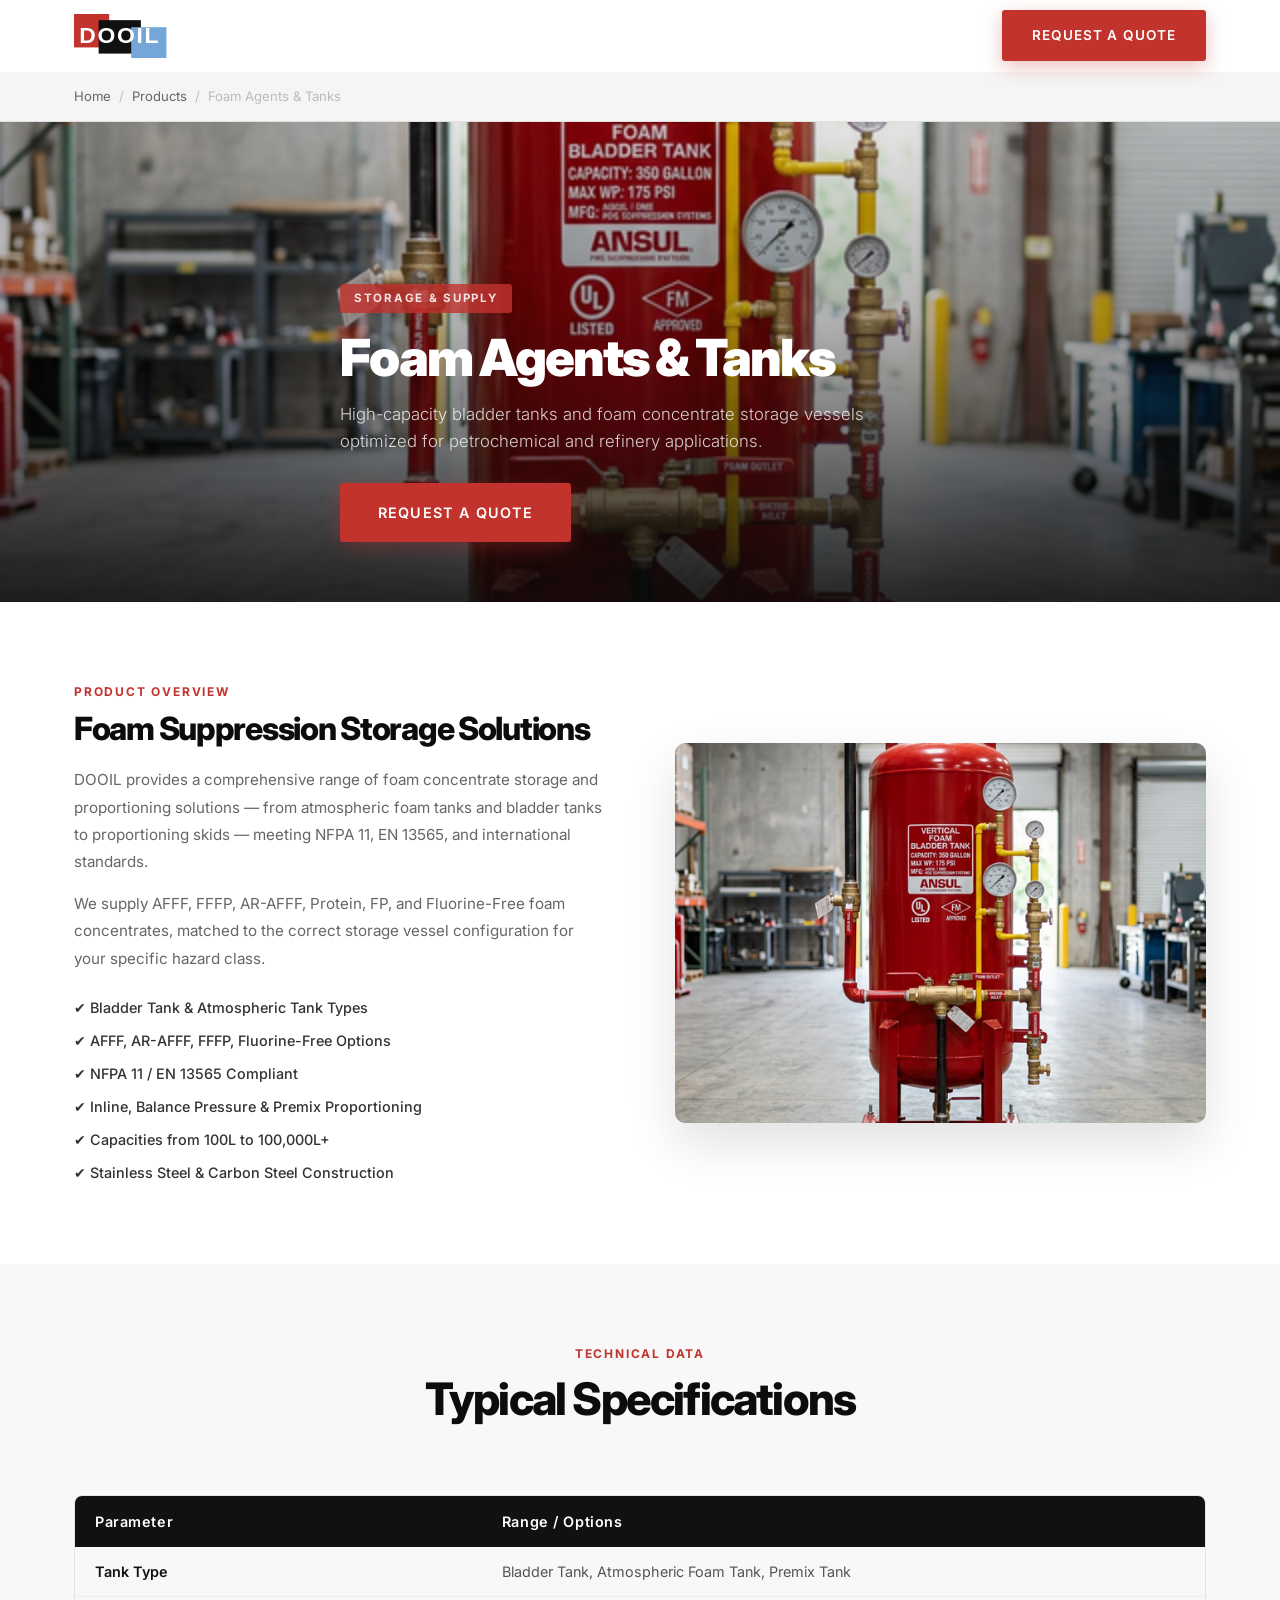
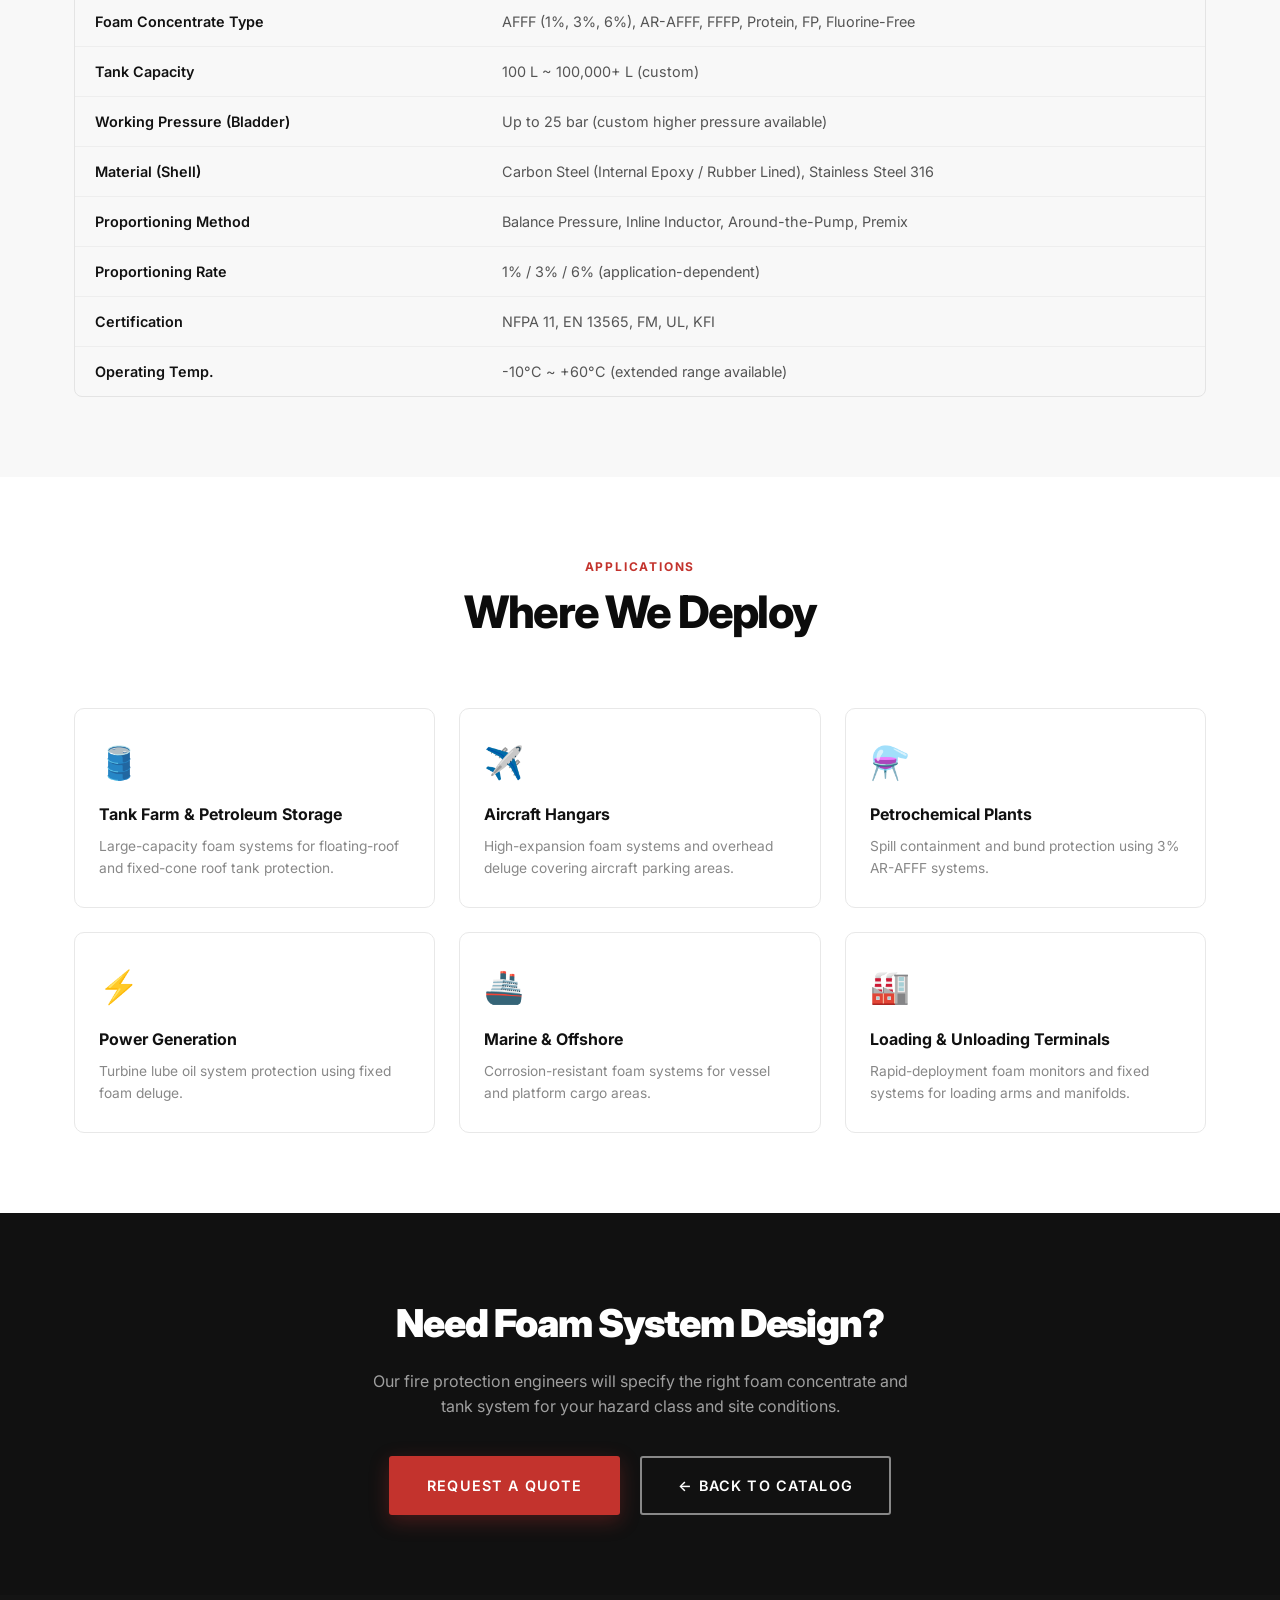
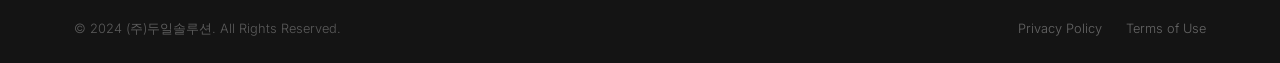
<file: catalog-foam-agents.html>
<!DOCTYPE html>
<html lang="en">

<head>
    <meta charset="UTF-8" />
    <meta name="viewport" content="width=device-width, initial-scale=1.0" />
    <title>Foam Agents & Tanks | DOOIL Solution & Engineering</title>
    <meta name="description"
        content="High-capacity bladder tanks and foam concentrate storage vessels for petrochemical and refinery fire protection applications." />
    <link rel="preconnect" href="https://fonts.googleapis.com" />
    <link rel="preconnect" href="https://fonts.gstatic.com" crossorigin />
    <link href="https://fonts.googleapis.com/css2?family=Inter:wght@300;400;500;600;700;800;900&display=swap"
        rel="stylesheet" />
    <link rel="stylesheet" href="style.css" />
    <link rel="stylesheet" href="catalog.css" />
</head>

<body>
    <header class="site-header scrolled" id="siteHeader">
        <div class="container header-inner">
            <a href="index.html" class="site-logo" aria-label="DOOIL Solution & Engineering Home">
                <svg width="260" height="50" viewBox="0 0 260 50" xmlns="http://www.w3.org/2000/svg">
                    <rect x="0" y="0" width="40" height="38" fill="#C3332D" />
                    <rect x="28" y="7" width="48" height="38" fill="#111111" />
                    <rect x="65" y="15" width="40" height="35" fill="#74A7D7" />
                    <text x="52" y="33" text-anchor="middle" font-family="Arial, 'Arial Black', sans-serif"
                        font-weight="900" font-size="26" letter-spacing="2" fill="white">DOOIL</text>
                    <g class="logo-wordmark">
                        <text x="118" y="24" font-family="'Inter', sans-serif" font-weight="800" font-size="22"
                            letter-spacing="-0.5" fill="currentColor">DOOIL</text>
                        <text x="118" y="43" font-family="'Inter', sans-serif" font-weight="400" font-size="13"
                            letter-spacing="0.2" fill="currentColor">Solution &amp; Engineering</text>
                    </g>
                </svg>
            </a>
            <nav class="nav-links" role="navigation">
                <a href="index.html#catalog">Products</a>
                <a href="index.html#global">Global Network</a>
                <a href="index.html#about">About</a>
                <a href="index.html#contact">Contact</a>
            </nav>
            <a href="index.html#contact" class="btn btn-primary header-cta">Request a Quote</a>
        </div>
    </header>

    <section class="breadcrumb-band">
        <div class="container">
            <a href="index.html">Home</a> <span>/</span> <a href="index.html#catalog">Products</a> <span>/</span>
            <span>Foam Agents &amp; Tanks</span>
        </div>
    </section>

    <section class="catalog-hero" style="background-image: url('prod2_foam.png');">
        <div class="catalog-hero-overlay"></div>
        <div class="container catalog-hero-content">
            <span class="p-tag-lg">Storage &amp; Supply</span>
            <h1>Foam Agents &amp; Tanks</h1>
            <p>High-capacity bladder tanks and foam concentrate storage vessels optimized for petrochemical and refinery
                applications.</p>
            <a href="index.html#contact" class="btn btn-primary btn-lg">Request a Quote</a>
        </div>
    </section>

    <section class="cat-section">
        <div class="container cat-two-col">
            <div class="cat-text">
                <span class="sec-label">Product Overview</span>
                <h2 class="sec-title">Foam Suppression Storage Solutions</h2>
                <p>DOOIL provides a comprehensive range of foam concentrate storage and proportioning solutions — from
                    atmospheric foam tanks and bladder tanks to proportioning skids — meeting NFPA 11, EN 13565, and
                    international standards.</p>
                <p>We supply AFFF, FFFP, AR-AFFF, Protein, FP, and Fluorine-Free foam concentrates, matched to the
                    correct storage vessel configuration for your specific hazard class.</p>
                <ul class="cat-check-list">
                    <li>✔ Bladder Tank &amp; Atmospheric Tank Types</li>
                    <li>✔ AFFF, AR-AFFF, FFFP, Fluorine-Free Options</li>
                    <li>✔ NFPA 11 / EN 13565 Compliant</li>
                    <li>✔ Inline, Balance Pressure &amp; Premix Proportioning</li>
                    <li>✔ Capacities from 100L to 100,000L+</li>
                    <li>✔ Stainless Steel &amp; Carbon Steel Construction</li>
                </ul>
            </div>
            <div class="cat-img">
                <img src="prod2_foam.png" alt="Foam Agents & Tanks" />
            </div>
        </div>
    </section>

    <section class="cat-section cat-section-alt">
        <div class="container">
            <div class="section-header">
                <span class="sec-label">Technical Data</span>
                <h2 class="sec-title">Typical Specifications</h2>
            </div>
            <div class="spec-table-wrap">
                <table class="spec-table">
                    <thead>
                        <tr>
                            <th>Parameter</th>
                            <th>Range / Options</th>
                        </tr>
                    </thead>
                    <tbody>
                        <tr>
                            <td>Tank Type</td>
                            <td>Bladder Tank, Atmospheric Foam Tank, Premix Tank</td>
                        </tr>
                        <tr>
                            <td>Foam Concentrate Type</td>
                            <td>AFFF (1%, 3%, 6%), AR-AFFF, FFFP, Protein, FP, Fluorine-Free</td>
                        </tr>
                        <tr>
                            <td>Tank Capacity</td>
                            <td>100 L ~ 100,000+ L (custom)</td>
                        </tr>
                        <tr>
                            <td>Working Pressure (Bladder)</td>
                            <td>Up to 25 bar (custom higher pressure available)</td>
                        </tr>
                        <tr>
                            <td>Material (Shell)</td>
                            <td>Carbon Steel (Internal Epoxy / Rubber Lined), Stainless Steel 316</td>
                        </tr>
                        <tr>
                            <td>Proportioning Method</td>
                            <td>Balance Pressure, Inline Inductor, Around-the-Pump, Premix</td>
                        </tr>
                        <tr>
                            <td>Proportioning Rate</td>
                            <td>1% / 3% / 6% (application-dependent)</td>
                        </tr>
                        <tr>
                            <td>Certification</td>
                            <td>NFPA 11, EN 13565, FM, UL, KFI</td>
                        </tr>
                        <tr>
                            <td>Operating Temp.</td>
                            <td>-10°C ~ +60°C (extended range available)</td>
                        </tr>
                    </tbody>
                </table>
            </div>
        </div>
    </section>

    <section class="cat-section">
        <div class="container">
            <div class="section-header">
                <span class="sec-label">Applications</span>
                <h2 class="sec-title">Where We Deploy</h2>
            </div>
            <div class="app-grid">
                <div class="app-card">
                    <div class="app-icon">🛢️</div>
                    <h4>Tank Farm &amp; Petroleum Storage</h4>
                    <p>Large-capacity foam systems for floating-roof and fixed-cone roof tank protection.</p>
                </div>
                <div class="app-card">
                    <div class="app-icon">✈️</div>
                    <h4>Aircraft Hangars</h4>
                    <p>High-expansion foam systems and overhead deluge covering aircraft parking areas.</p>
                </div>
                <div class="app-card">
                    <div class="app-icon">⚗️</div>
                    <h4>Petrochemical Plants</h4>
                    <p>Spill containment and bund protection using 3% AR-AFFF systems.</p>
                </div>
                <div class="app-card">
                    <div class="app-icon">⚡</div>
                    <h4>Power Generation</h4>
                    <p>Turbine lube oil system protection using fixed foam deluge.</p>
                </div>
                <div class="app-card">
                    <div class="app-icon">🚢</div>
                    <h4>Marine &amp; Offshore</h4>
                    <p>Corrosion-resistant foam systems for vessel and platform cargo areas.</p>
                </div>
                <div class="app-card">
                    <div class="app-icon">🏭</div>
                    <h4>Loading &amp; Unloading Terminals</h4>
                    <p>Rapid-deployment foam monitors and fixed systems for loading arms and manifolds.</p>
                </div>
            </div>
        </div>
    </section>

    <section class="cat-cta-band">
        <div class="container cat-cta-inner">
            <h2>Need Foam System Design?</h2>
            <p>Our fire protection engineers will specify the right foam concentrate and tank system for your hazard
                class and site conditions.</p>
            <div class="cta-btns">
                <a href="mailto:sales@dooil21.com" class="btn btn-primary btn-lg">Request a Quote</a>
                <a href="index.html#catalog" class="btn btn-outline-white btn-lg">← Back to Catalog</a>
            </div>
        </div>
    </section>

    <footer class="site-footer">
        <div class="footer-bottom">
            <div class="container footer-bottom-inner">
                <span>&copy; 2024 (주)두일솔루션. All Rights Reserved.</span>
                <div class="footer-links"><a href="#">Privacy Policy</a><a href="#">Terms of Use</a></div>
            </div>
        </div>
    </footer>
    <script src="script.js"></script>
</body>

</html>
</file>
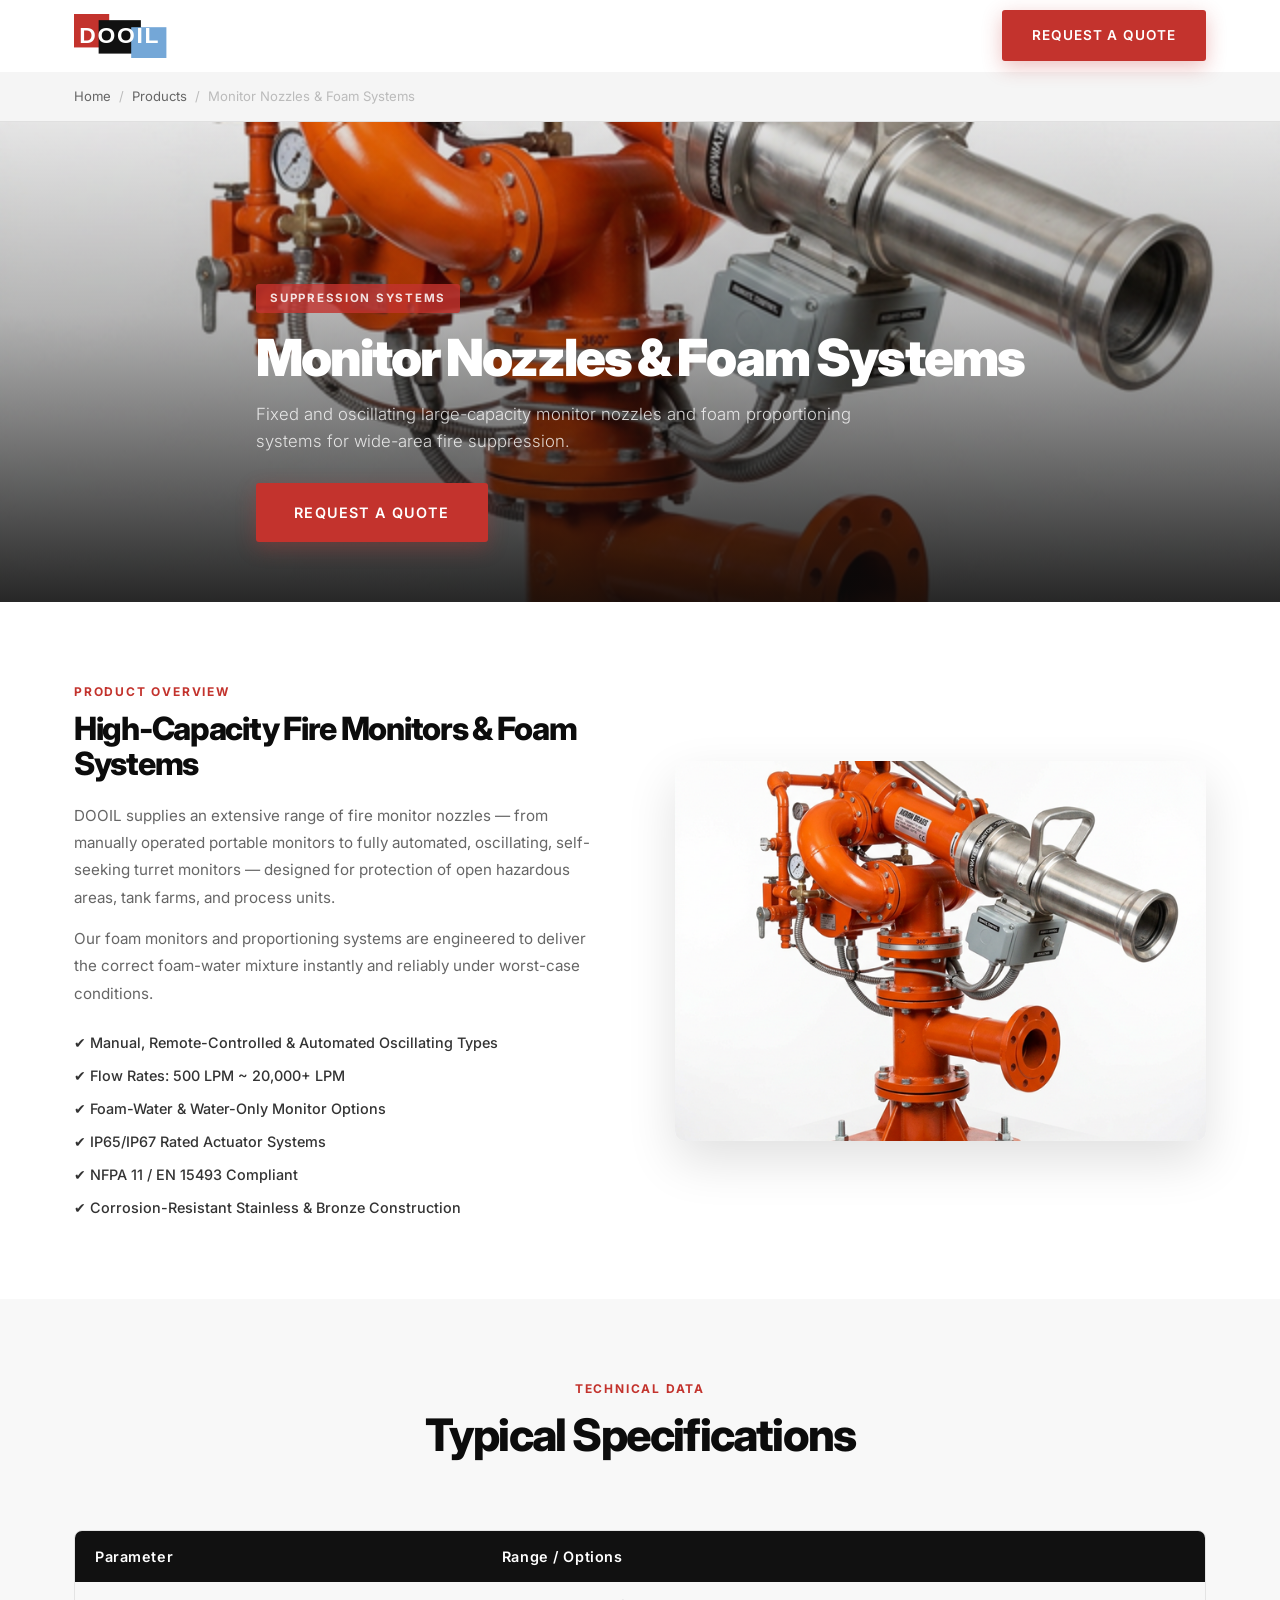
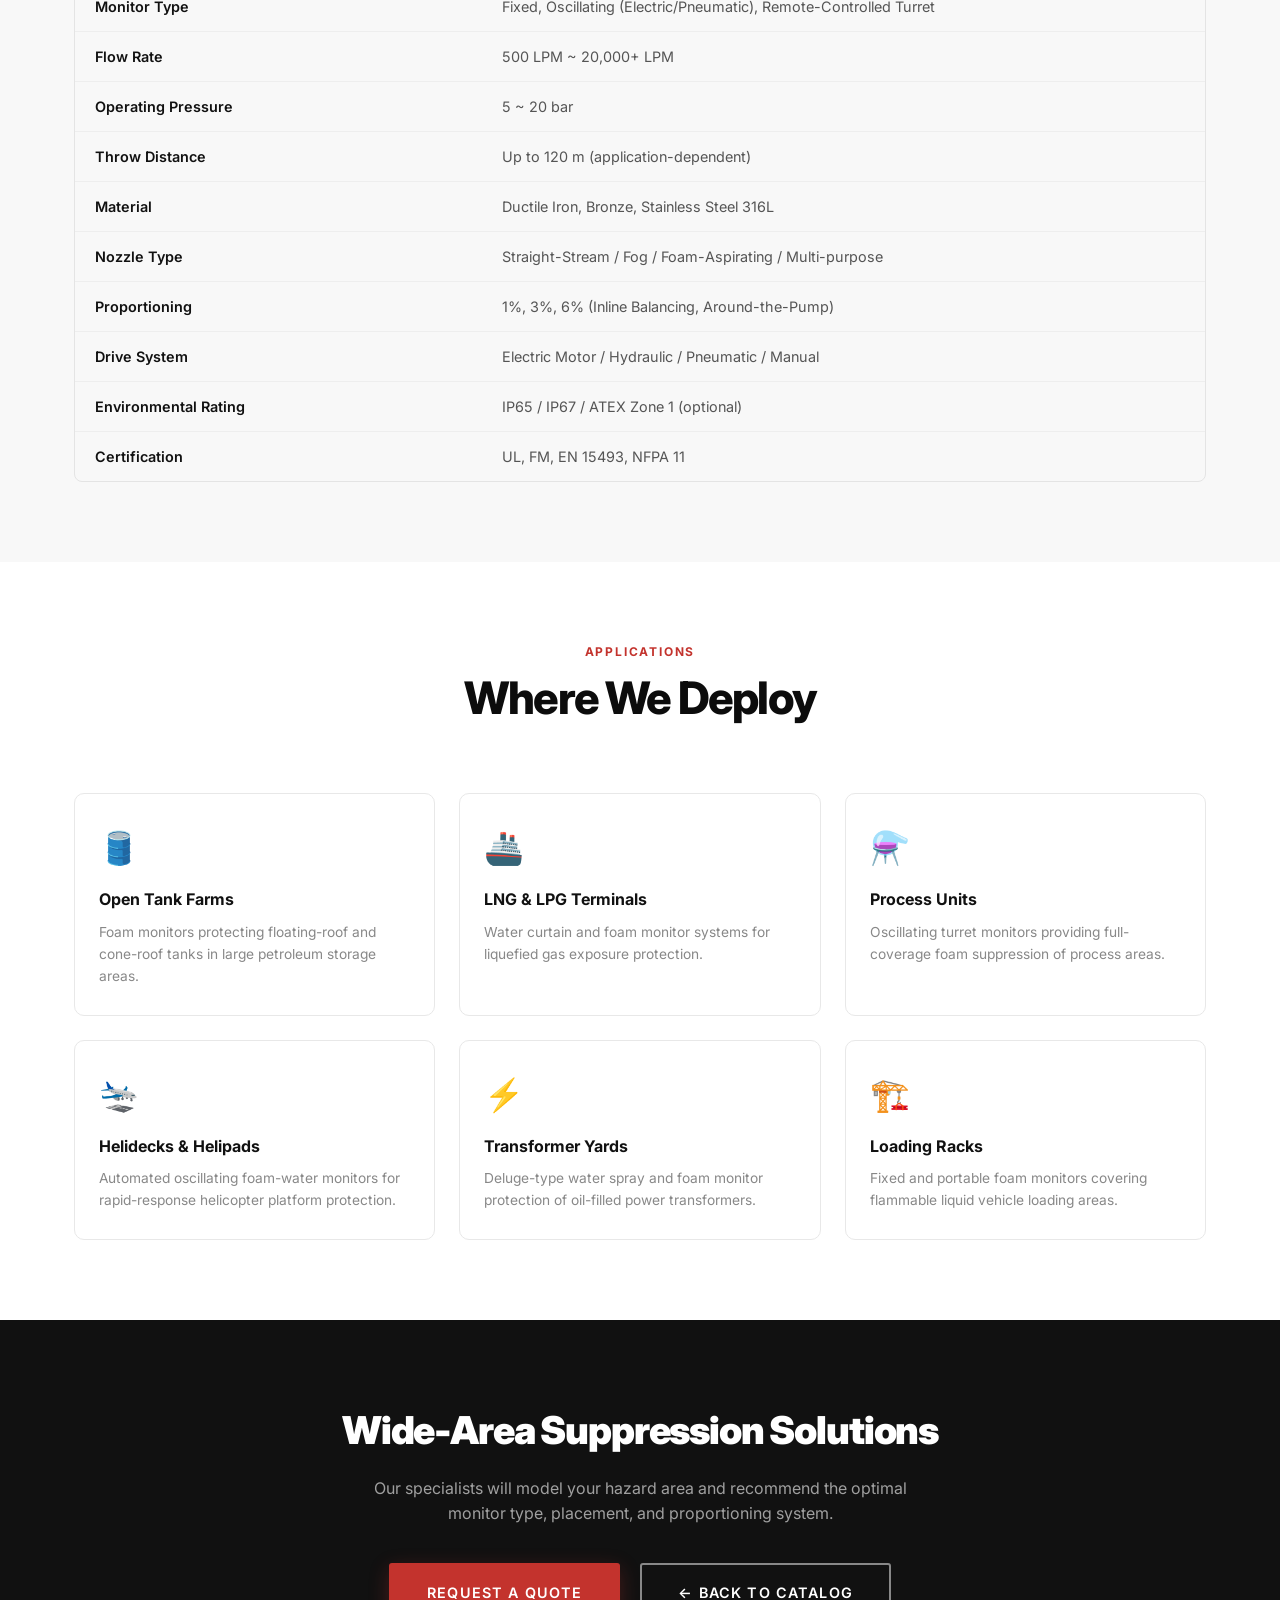
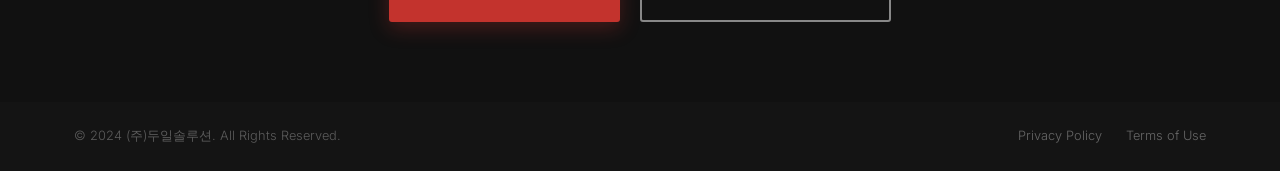
<file: catalog-monitor-nozzles.html>
<!DOCTYPE html>
<html lang="en">

<head>
    <meta charset="UTF-8" />
    <meta name="viewport" content="width=device-width, initial-scale=1.0" />
    <title>Monitor Nozzles & Foam Systems | DOOIL Solution & Engineering</title>
    <meta name="description"
        content="Fixed and oscillating large-capacity monitor nozzles and foam proportioning systems for wide-area fire suppression in industrial plants." />
    <link rel="preconnect" href="https://fonts.googleapis.com" />
    <link rel="preconnect" href="https://fonts.gstatic.com" crossorigin />
    <link href="https://fonts.googleapis.com/css2?family=Inter:wght@300;400;500;600;700;800;900&display=swap"
        rel="stylesheet" />
    <link rel="stylesheet" href="style.css" />
    <link rel="stylesheet" href="catalog.css" />
</head>

<body>
    <header class="site-header scrolled" id="siteHeader">
        <div class="container header-inner">
            <a href="index.html" class="site-logo" aria-label="DOOIL Solution & Engineering Home">
                <svg width="260" height="50" viewBox="0 0 260 50" xmlns="http://www.w3.org/2000/svg">
                    <rect x="0" y="0" width="40" height="38" fill="#C3332D" />
                    <rect x="28" y="7" width="48" height="38" fill="#111111" />
                    <rect x="65" y="15" width="40" height="35" fill="#74A7D7" />
                    <text x="52" y="33" text-anchor="middle" font-family="Arial, 'Arial Black', sans-serif"
                        font-weight="900" font-size="26" letter-spacing="2" fill="white">DOOIL</text>
                    <g class="logo-wordmark">
                        <text x="118" y="24" font-family="'Inter', sans-serif" font-weight="800" font-size="22"
                            letter-spacing="-0.5" fill="currentColor">DOOIL</text>
                        <text x="118" y="43" font-family="'Inter', sans-serif" font-weight="400" font-size="13"
                            letter-spacing="0.2" fill="currentColor">Solution &amp; Engineering</text>
                    </g>
                </svg>
            </a>
            <nav class="nav-links" role="navigation">
                <a href="index.html#catalog">Products</a>
                <a href="index.html#global">Global Network</a>
                <a href="index.html#about">About</a>
                <a href="index.html#contact">Contact</a>
            </nav>
            <a href="index.html#contact" class="btn btn-primary header-cta">Request a Quote</a>
        </div>
    </header>

    <section class="breadcrumb-band">
        <div class="container">
            <a href="index.html">Home</a> <span>/</span> <a href="index.html#catalog">Products</a> <span>/</span>
            <span>Monitor Nozzles &amp; Foam Systems</span>
        </div>
    </section>

    <section class="catalog-hero" style="background-image: url('prod3_monitor.png');">
        <div class="catalog-hero-overlay"></div>
        <div class="container catalog-hero-content">
            <span class="p-tag-lg">Suppression Systems</span>
            <h1>Monitor Nozzles &amp; Foam Systems</h1>
            <p>Fixed and oscillating large-capacity monitor nozzles and foam proportioning systems for wide-area fire
                suppression.</p>
            <a href="index.html#contact" class="btn btn-primary btn-lg">Request a Quote</a>
        </div>
    </section>

    <section class="cat-section">
        <div class="container cat-two-col">
            <div class="cat-text">
                <span class="sec-label">Product Overview</span>
                <h2 class="sec-title">High-Capacity Fire Monitors &amp; Foam Systems</h2>
                <p>DOOIL supplies an extensive range of fire monitor nozzles — from manually operated portable monitors
                    to fully automated, oscillating, self-seeking turret monitors — designed for protection of open
                    hazardous areas, tank farms, and process units.</p>
                <p>Our foam monitors and proportioning systems are engineered to deliver the correct foam-water mixture
                    instantly and reliably under worst-case conditions.</p>
                <ul class="cat-check-list">
                    <li>✔ Manual, Remote-Controlled &amp; Automated Oscillating Types</li>
                    <li>✔ Flow Rates: 500 LPM ~ 20,000+ LPM</li>
                    <li>✔ Foam-Water &amp; Water-Only Monitor Options</li>
                    <li>✔ IP65/IP67 Rated Actuator Systems</li>
                    <li>✔ NFPA 11 / EN 15493 Compliant</li>
                    <li>✔ Corrosion-Resistant Stainless &amp; Bronze Construction</li>
                </ul>
            </div>
            <div class="cat-img">
                <img src="prod3_monitor.png" alt="Monitor Nozzles & Foam Systems" />
            </div>
        </div>
    </section>

    <section class="cat-section cat-section-alt">
        <div class="container">
            <div class="section-header">
                <span class="sec-label">Technical Data</span>
                <h2 class="sec-title">Typical Specifications</h2>
            </div>
            <div class="spec-table-wrap">
                <table class="spec-table">
                    <thead>
                        <tr>
                            <th>Parameter</th>
                            <th>Range / Options</th>
                        </tr>
                    </thead>
                    <tbody>
                        <tr>
                            <td>Monitor Type</td>
                            <td>Fixed, Oscillating (Electric/Pneumatic), Remote-Controlled Turret</td>
                        </tr>
                        <tr>
                            <td>Flow Rate</td>
                            <td>500 LPM ~ 20,000+ LPM</td>
                        </tr>
                        <tr>
                            <td>Operating Pressure</td>
                            <td>5 ~ 20 bar</td>
                        </tr>
                        <tr>
                            <td>Throw Distance</td>
                            <td>Up to 120 m (application-dependent)</td>
                        </tr>
                        <tr>
                            <td>Material</td>
                            <td>Ductile Iron, Bronze, Stainless Steel 316L</td>
                        </tr>
                        <tr>
                            <td>Nozzle Type</td>
                            <td>Straight-Stream / Fog / Foam-Aspirating / Multi-purpose</td>
                        </tr>
                        <tr>
                            <td>Proportioning</td>
                            <td>1%, 3%, 6% (Inline Balancing, Around-the-Pump)</td>
                        </tr>
                        <tr>
                            <td>Drive System</td>
                            <td>Electric Motor / Hydraulic / Pneumatic / Manual</td>
                        </tr>
                        <tr>
                            <td>Environmental Rating</td>
                            <td>IP65 / IP67 / ATEX Zone 1 (optional)</td>
                        </tr>
                        <tr>
                            <td>Certification</td>
                            <td>UL, FM, EN 15493, NFPA 11</td>
                        </tr>
                    </tbody>
                </table>
            </div>
        </div>
    </section>

    <section class="cat-section">
        <div class="container">
            <div class="section-header">
                <span class="sec-label">Applications</span>
                <h2 class="sec-title">Where We Deploy</h2>
            </div>
            <div class="app-grid">
                <div class="app-card">
                    <div class="app-icon">🛢️</div>
                    <h4>Open Tank Farms</h4>
                    <p>Foam monitors protecting floating-roof and cone-roof tanks in large petroleum storage areas.</p>
                </div>
                <div class="app-card">
                    <div class="app-icon">🚢</div>
                    <h4>LNG &amp; LPG Terminals</h4>
                    <p>Water curtain and foam monitor systems for liquefied gas exposure protection.</p>
                </div>
                <div class="app-card">
                    <div class="app-icon">⚗️</div>
                    <h4>Process Units</h4>
                    <p>Oscillating turret monitors providing full-coverage foam suppression of process areas.</p>
                </div>
                <div class="app-card">
                    <div class="app-icon">🛬</div>
                    <h4>Helidecks &amp; Helipads</h4>
                    <p>Automated oscillating foam-water monitors for rapid-response helicopter platform protection.</p>
                </div>
                <div class="app-card">
                    <div class="app-icon">⚡</div>
                    <h4>Transformer Yards</h4>
                    <p>Deluge-type water spray and foam monitor protection of oil-filled power transformers.</p>
                </div>
                <div class="app-card">
                    <div class="app-icon">🏗️</div>
                    <h4>Loading Racks</h4>
                    <p>Fixed and portable foam monitors covering flammable liquid vehicle loading areas.</p>
                </div>
            </div>
        </div>
    </section>

    <section class="cat-cta-band">
        <div class="container cat-cta-inner">
            <h2>Wide-Area Suppression Solutions</h2>
            <p>Our specialists will model your hazard area and recommend the optimal monitor type, placement, and
                proportioning system.</p>
            <div class="cta-btns">
                <a href="mailto:sales@dooil21.com" class="btn btn-primary btn-lg">Request a Quote</a>
                <a href="index.html#catalog" class="btn btn-outline-white btn-lg">← Back to Catalog</a>
            </div>
        </div>
    </section>

    <footer class="site-footer">
        <div class="footer-bottom">
            <div class="container footer-bottom-inner">
                <span>&copy; 2024 (주)두일솔루션. All Rights Reserved.</span>
                <div class="footer-links"><a href="#">Privacy Policy</a><a href="#">Terms of Use</a></div>
            </div>
        </div>
    </footer>
    <script src="script.js"></script>
</body>

</html>
</file>
<file: style.css>
/* =============================================
   DOOIL Solution & Engineering — style.css (V4)
   ============================================= */

@import url('https://fonts.googleapis.com/css2?family=Inter:wght@300;400;500;600;700;800;900&display=swap');

/* ── CSS Variables ─────────────────────── */
:root {
  --c-red: #C3332D;
  --c-blue: #74A7D7;
  --c-black: #0C0C0C;
  --c-dark: #141414;
  --c-dark2: #1C1C1C;
  --c-white: #FFFFFF;
  --c-offwhite: #F5F5F5;
  --c-gray: #999999;
  --c-gray-light: #E0E0E0;
  --c-border: rgba(0, 0, 0, 0.07);

  --font: 'Inter', sans-serif;
  --ease-out: cubic-bezier(0.16, 1, 0.3, 1);
  --ease-in: cubic-bezier(0.7, 0, 0.84, 0);

  --header-h: 72px;
}

/* ── Reset ─────────────────────────────── */
*,
*::before,
*::after {
  box-sizing: border-box;
  margin: 0;
  padding: 0;
}

html {
  scroll-behavior: smooth;
}

body {
  font-family: var(--font);
  color: var(--c-black);
  background: var(--c-white);
  -webkit-font-smoothing: antialiased;
  overflow-x: hidden;
  line-height: 1.6;
}

a {
  text-decoration: none;
  color: inherit;
}

ul {
  list-style: none;
}

img {
  display: block;
  max-width: 100%;
  height: auto;
}

/* ── Container ─────────────────────────── */
.container {
  max-width: 1260px;
  margin: 0 auto;
  padding: 0 5%;
}

/* ── Buttons ───────────────────────────── */
.btn {
  display: inline-flex;
  align-items: center;
  gap: 8px;
  padding: 13px 28px;
  font-family: var(--font);
  font-size: .85rem;
  font-weight: 600;
  letter-spacing: .08em;
  text-transform: uppercase;
  border-radius: 3px;
  border: 2px solid transparent;
  cursor: pointer;
  transition: all .3s var(--ease-out);
  white-space: nowrap;
}

.btn-primary {
  background: var(--c-red);
  color: #fff;
  box-shadow: 0 6px 20px rgba(195, 51, 45, .3);
}

.btn-primary:hover {
  background: #a8201b;
  transform: translateY(-2px);
  box-shadow: 0 10px 28px rgba(195, 51, 45, .4);
}

.btn-ghost {
  background: transparent;
  color: #fff;
  border-color: rgba(255, 255, 255, .4);
}

.btn-ghost:hover {
  background: rgba(255, 255, 255, .1);
  border-color: #fff;
}

.btn-outline-white {
  background: transparent;
  color: #fff;
  border-color: rgba(255, 255, 255, .5);
}

.btn-outline-white:hover {
  background: #fff;
  color: var(--c-black);
}

.btn-white {
  background: #fff;
  color: var(--c-black);
  font-size: .8rem;
  padding: 10px 20px;
}

.btn-sm {
  padding: 9px 18px;
  font-size: .78rem;
}

.btn-lg {
  padding: 16px 36px;
  font-size: .9rem;
}

/* ── Section Utilities ─────────────────── */
.section {
  padding: 100px 0;
}

.section-header {
  text-align: center;
  max-width: 640px;
  margin: 0 auto 70px;
}

.sec-label {
  display: block;
  font-size: .75rem;
  font-weight: 700;
  letter-spacing: .15em;
  text-transform: uppercase;
  color: var(--c-red);
  margin-bottom: 12px;
}

.sec-label.light {
  color: var(--c-blue);
}

.sec-title {
  font-size: clamp(2rem, 3.5vw, 3rem);
  font-weight: 800;
  letter-spacing: -.04em;
  line-height: 1.1;
}

.sec-title.light {
  color: #fff;
}

.sec-sub {
  margin-top: 18px;
  font-size: 1.05rem;
  font-weight: 300;
  color: var(--c-gray);
  line-height: 1.7;
}

.sec-sub.light {
  color: rgba(255, 255, 255, .6);
}

/* ── Reveal Animations ─────────────────── */
.reveal {
  opacity: 0;
  transform: translateY(40px);
  transition: opacity .9s var(--ease-out) var(--d, 0s),
    transform .9s var(--ease-out) var(--d, 0s);
}

.reveal.is-visible {
  opacity: 1;
  transform: translateY(0);
}

/* ============================================
   HEADER
   ============================================ */
.site-header {
  position: fixed;
  top: 0;
  left: 0;
  width: 100%;
  height: var(--header-h);
  display: flex;
  align-items: center;
  z-index: 1000;
  transition: background .4s, box-shadow .4s, height .4s;
  border-bottom: 1px solid rgba(255, 255, 255, .08);
}

.site-header.scrolled {
  background: rgba(255, 255, 255, .97);
  backdrop-filter: blur(12px);
  box-shadow: 0 1px 30px rgba(0, 0, 0, .08);
  border-bottom-color: var(--c-border);
  height: 62px;
}

.header-inner {
  display: flex;
  align-items: center;
  justify-content: space-between;
  gap: 24px;
  width: 100%;
}

/* Logo */
.site-logo {
  display: flex;
  align-items: center;
  flex-shrink: 0;
}

.site-logo svg {
  height: 44px;
  width: auto;
  transition: transform .3s;
}

.site-logo:hover svg {
  transform: scale(1.03);
}

/* Logo wordmark color switching */
.site-header .logo-wordmark text {
  transition: fill .4s;
  fill: var(--c-white);
}

.site-header.scrolled .logo-wordmark text {
  fill: var(--c-black);
}

/* Navigation */
.nav-links {
  display: flex;
  gap: 6px;
}

.nav-links a {
  padding: 8px 14px;
  font-size: .82rem;
  font-weight: 500;
  letter-spacing: .05em;
  color: rgba(255, 255, 255, .85);
  border-radius: 4px;
  transition: color .3s, background .3s;
}

.site-header.scrolled .nav-links a {
  color: var(--c-black);
}

.nav-links a:hover {
  color: var(--c-red);
  background: rgba(195, 51, 45, .06);
}

/* Header CTA */
.header-cta {
  display: flex;
}

/* Mobile toggle (simple hamburger) */
.mobile-toggle {
  display: none;
  flex-direction: column;
  gap: 5px;
  background: none;
  border: none;
  cursor: pointer;
  padding: 4px;
}

.mobile-toggle span {
  display: block;
  width: 24px;
  height: 2px;
  background: #fff;
  border-radius: 2px;
  transition: background .3s;
}

.site-header.scrolled .mobile-toggle span {
  background: var(--c-black);
}

/* ============================================
   HERO
   ============================================ */
.hero {
  position: relative;
  min-height: 100svh;
  display: flex;
  align-items: center;
  padding-top: var(--header-h);
  overflow: hidden;
  background: var(--c-dark);
}

/* Slideshow */
.slideshow {
  position: absolute;
  inset: 0;
  z-index: 0;
}

.slide {
  position: absolute;
  inset: 0;
  background-size: cover;
  background-position: center;
  opacity: 0;
  transform: scale(1.06);
  transition: opacity 1.4s ease-in-out, transform 10s linear;
}

.slide.active {
  opacity: 1;
  transform: scale(1);
  z-index: 1;
}

.hero-overlay {
  position: absolute;
  inset: 0;
  z-index: 2;
  background: linear-gradient(105deg, rgba(10, 10, 10, .85) 0%, rgba(10, 10, 10, .35) 60%, rgba(10, 10, 10, .55) 100%);
}

/* Hero Content */
.hero-content {
  position: relative;
  z-index: 3;
  max-width: 760px;
  padding: 60px 0 120px;
}

.hero-badge {
  display: inline-block;
  padding: 6px 16px;
  margin-bottom: 28px;
  font-size: .72rem;
  font-weight: 600;
  letter-spacing: .15em;
  text-transform: uppercase;
  color: rgba(255, 255, 255, .85);
  border: 1px solid rgba(255, 255, 255, .25);
  border-radius: 40px;
}

.hero-title {
  font-size: clamp(3rem, 6.5vw, 6rem);
  font-weight: 900;
  letter-spacing: -.04em;
  line-height: 1;
  color: #fff;
  margin-bottom: 28px;
}

.hero-title .accent {
  color: var(--c-red);
}

.hero-sub {
  font-size: clamp(.95rem, 1.3vw, 1.15rem);
  font-weight: 300;
  color: rgba(255, 255, 255, .75);
  line-height: 1.8;
  margin-bottom: 44px;
}

.hero-ctas {
  display: flex;
  gap: 16px;
  flex-wrap: wrap;
}

/* Slide dots */
.slide-nav {
  position: absolute;
  bottom: 38px;
  left: 50%;
  transform: translateX(-50%);
  z-index: 4;
  display: flex;
  gap: 10px;
}

.dot {
  width: 28px;
  height: 3px;
  border: none;
  border-radius: 2px;
  background: rgba(255, 255, 255, .3);
  cursor: pointer;
  transition: background .3s, width .4s var(--ease-out);
}

.dot.active {
  background: #fff;
  width: 44px;
}

/* Scroll hint */
.scroll-hint {
  position: absolute;
  bottom: 40px;
  right: 5%;
  z-index: 4;
  display: flex;
  flex-direction: column;
  align-items: center;
  gap: 8px;
  color: rgba(255, 255, 255, .5);
  font-size: .7rem;
  letter-spacing: .12em;
  text-transform: uppercase;
}

.scroll-line {
  width: 1px;
  height: 50px;
  background: rgba(255, 255, 255, .25);
  animation: scrollLine 2s ease-in-out infinite;
}

@keyframes scrollLine {

  0%,
  100% {
    transform: scaleY(1);
    opacity: .4;
  }

  50% {
    transform: scaleY(.4);
    opacity: 1;
  }
}

/* ============================================
   STATS BAND
   ============================================ */
.stats-band {
  background: var(--c-offwhite);
  border-bottom: 1px solid var(--c-border);
  padding: 50px 0;
}

.stats-inner {
  display: flex;
  align-items: center;
  justify-content: space-between;
  gap: 24px;
  flex-wrap: wrap;
}

.stat {
  text-align: center;
  flex: 1;
  min-width: 140px;
}

.stat-num {
  display: block;
  font-size: 2.4rem;
  font-weight: 900;
  color: var(--c-red);
  letter-spacing: -.04em;
}

.stat-label {
  font-size: .78rem;
  font-weight: 500;
  color: var(--c-gray);
  text-transform: uppercase;
  letter-spacing: .08em;
  margin-top: 4px;
}

.stat-div {
  width: 1px;
  height: 50px;
  background: var(--c-gray-light);
  flex-shrink: 0;
}

/* ============================================
   PRODUCT CATALOG
   ============================================ */
.catalog-section {
  background: var(--c-white);
}

.product-grid {
  display: grid;
  grid-template-columns: repeat(3, 1fr);
  gap: 32px;
}

.p-card {
  border-radius: 8px;
  overflow: hidden;
  background: var(--c-offwhite);
  border: 1px solid var(--c-border);
  transition: transform .5s var(--ease-out), box-shadow .5s var(--ease-out);
}

.p-card:hover {
  transform: translateY(-10px);
  box-shadow: 0 24px 60px rgba(0, 0, 0, .1);
}

.p-img-wrap {
  position: relative;
  overflow: hidden;
  aspect-ratio: 4/3;
}

.p-img-wrap img {
  width: 100%;
  height: 100%;
  object-fit: cover;
  transition: transform .8s var(--ease-out);
}

.p-card:hover .p-img-wrap img {
  transform: scale(1.05);
}

.p-overlay {
  position: absolute;
  inset: 0;
  background: rgba(12, 12, 12, .6);
  display: flex;
  align-items: center;
  justify-content: center;
  opacity: 0;
  transition: opacity .4s;
}

.p-card:hover .p-overlay {
  opacity: 1;
}

.p-body {
  padding: 24px 26px 28px;
}

.p-tag {
  display: inline-block;
  font-size: .7rem;
  font-weight: 700;
  letter-spacing: .1em;
  text-transform: uppercase;
  color: var(--c-red);
  background: rgba(195, 51, 45, .08);
  padding: 4px 10px;
  border-radius: 3px;
  margin-bottom: 12px;
}

.p-title {
  font-size: 1.2rem;
  font-weight: 700;
  letter-spacing: -.02em;
  margin-bottom: 10px;
  color: var(--c-black);
}

.p-desc {
  font-size: .88rem;
  font-weight: 300;
  color: var(--c-gray);
  line-height: 1.7;
}

/* ============================================
   GLOBAL NETWORK
   ============================================ */
.global-section {
  background: var(--c-dark);
  color: #fff;
  padding: 120px 0;
}

.global-inner {
  display: grid;
  grid-template-columns: 1fr 1fr;
  gap: 80px;
  align-items: center;
}

.global-text {
  position: relative;
}

/* Timeline */
.timeline {
  margin: 44px 0;
  border-left: 2px solid rgba(255, 255, 255, .12);
  padding-left: 32px;
}

.tl-item {
  position: relative;
  margin-bottom: 36px;
}

.tl-item:last-child {
  margin-bottom: 0;
}

.tl-dot {
  position: absolute;
  left: -40px;
  top: 4px;
  width: 14px;
  height: 14px;
  border-radius: 50%;
  background: var(--c-blue);
  box-shadow: 0 0 12px var(--c-blue);
  transition: transform .3s;
}

.tl-item:hover .tl-dot {
  transform: scale(1.5);
}

.tl-year {
  font-size: .78rem;
  font-weight: 700;
  letter-spacing: .1em;
  text-transform: uppercase;
  color: var(--c-blue);
  display: block;
  margin-bottom: 4px;
}

.tl-content h4 {
  font-size: 1.05rem;
  font-weight: 600;
  margin-bottom: 6px;
}

.tl-content p {
  font-size: .88rem;
  color: rgba(255, 255, 255, .5);
  font-weight: 300;
}

/* Global badges */
.global-badges {
  display: flex;
  flex-wrap: wrap;
  gap: 10px;
  margin-top: 36px;
}

.gbadge {
  padding: 7px 16px;
  font-size: .8rem;
  font-weight: 500;
  border: 1px solid rgba(255, 255, 255, .15);
  border-radius: 30px;
  color: rgba(255, 255, 255, .8);
  transition: background .3s, border-color .3s;
}

.gbadge:hover {
  background: rgba(255, 255, 255, .08);
  border-color: rgba(255, 255, 255, .3);
}

/* Map */
.global-map {
  position: relative;
}

.map-img {
  position: relative;
  border-radius: 12px;
  overflow: hidden;
}

.map-img img {
  width: 100%;
  height: 100%;
  object-fit: cover;
  filter: grayscale(30%);
}

.map-overlay {
  position: absolute;
  inset: 0;
  background: linear-gradient(to bottom, rgba(20, 20, 20, .6), rgba(20, 20, 20, .3));
}

/* Ping points */
.ping {
  position: absolute;
  z-index: 2;
  width: 14px;
  height: 14px;
  background: var(--c-red);
  border-radius: 50%;
  box-shadow: 0 0 10px var(--c-red);
  transform: translate(-50%, -50%);
}

.ping::after {
  content: '';
  position: absolute;
  inset: -8px;
  border: 2px solid var(--c-red);
  border-radius: 50%;
  animation: pingPulse 2s ease-out infinite;
}

.ping-korea {
  top: 42%;
  left: 78%;
}

.ping-uae {
  top: 52%;
  left: 57%;
}

.ping-sg {
  top: 58%;
  left: 73%;
}

.ping-vn {
  top: 52%;
  left: 74%;
}

.ping-th {
  top: 54%;
  left: 71%;
}

@keyframes pingPulse {
  0% {
    transform: scale(.4);
    opacity: 1;
  }

  100% {
    transform: scale(2.5);
    opacity: 0;
  }
}

/* ============================================
   ABOUT / DIVISIONS
   ============================================ */
.about-section {
  background: var(--c-offwhite);
}

.divisions-grid {
  display: grid;
  grid-template-columns: repeat(3, 1fr);
  gap: 28px;
}

.div-card {
  background: var(--c-white);
  border: 1px solid var(--c-border);
  border-radius: 8px;
  padding: 36px 32px 40px;
  transition: transform .4s var(--ease-out), box-shadow .4s var(--ease-out);
}

.div-card:hover {
  transform: translateY(-8px);
  box-shadow: 0 20px 50px rgba(0, 0, 0, .08);
}

.div-icon {
  font-size: 2rem;
  margin-bottom: 18px;
}

.div-card h3 {
  font-size: 1.15rem;
  font-weight: 700;
  margin-bottom: 14px;
  letter-spacing: -.02em;
}

.div-card p {
  font-size: .88rem;
  font-weight: 300;
  color: var(--c-gray);
  line-height: 1.75;
}

/* ============================================
   CTA BAND
   ============================================ */
.cta-band {
  background: var(--c-red);
  padding: 100px 0;
}

.cta-inner {
  text-align: center;
}

.cta-inner h2 {
  font-size: clamp(2rem, 3vw, 3rem);
  font-weight: 900;
  letter-spacing: -.04em;
  color: #fff;
  margin-bottom: 16px;
}

.cta-inner p {
  font-size: 1.05rem;
  color: rgba(255, 255, 255, .85);
  font-weight: 300;
  margin-bottom: 40px;
}

.cta-btns {
  display: flex;
  justify-content: center;
  gap: 20px;
  flex-wrap: wrap;
}

.cta-band .btn-primary {
  background: #fff;
  color: var(--c-red);
  box-shadow: 0 8px 24px rgba(0, 0, 0, .15);
}

.cta-band .btn-primary:hover {
  background: #f0f0f0;
  transform: translateY(-3px);
}

/* ============================================
   FOOTER
   ============================================ */
.site-footer {
  background: var(--c-dark);
  color: rgba(255, 255, 255, .7);
}

.footer-inner {
  display: grid;
  grid-template-columns: 1fr 2fr;
  gap: 80px;
  padding-top: 70px;
  padding-bottom: 60px;
}

.footer-brand .footer-slogan {
  margin-top: 24px;
  font-size: .88rem;
  font-weight: 300;
  color: rgba(255, 255, 255, .4);
  line-height: 1.7;
}

.footer-cols {
  display: grid;
  grid-template-columns: repeat(3, 1fr);
  gap: 40px;
}

.f-col h4 {
  font-size: .75rem;
  font-weight: 700;
  letter-spacing: .12em;
  text-transform: uppercase;
  color: rgba(255, 255, 255, .9);
  margin-bottom: 20px;
}

.f-col ul li {
  margin-bottom: 11px;
}

.f-col a {
  font-size: .88rem;
  font-weight: 300;
  color: rgba(255, 255, 255, .5);
  transition: color .25s;
}

.f-col a:hover {
  color: var(--c-red);
}

/* Company Info Band */
.footer-info-band {
  border-top: 1px solid rgba(255, 255, 255, .07);
  border-bottom: 1px solid rgba(255, 255, 255, .07);
  padding: 30px 0;
}

.footer-info-inner p {
  font-size: .82rem;
  font-weight: 300;
  color: rgba(255, 255, 255, .4);
  line-height: 2;
}

.footer-info-inner strong {
  font-weight: 600;
  color: rgba(255, 255, 255, .65);
}

/* Footer Bottom */
.footer-bottom {
  padding: 24px 0;
}

.footer-bottom-inner {
  display: flex;
  justify-content: space-between;
  align-items: center;
  gap: 20px;
}

.footer-bottom-inner span {
  font-size: .8rem;
  color: rgba(255, 255, 255, .3);
  font-weight: 300;
}

.footer-links {
  display: flex;
  gap: 24px;
}

.footer-links a {
  font-size: .8rem;
  color: rgba(255, 255, 255, .35);
  font-weight: 300;
  transition: color .25s;
}

.footer-links a:hover {
  color: var(--c-white);
}

/* ============================================
   RESPONSIVE
   ============================================ */
@media (max-width: 1024px) {
  .product-grid {
    grid-template-columns: repeat(2, 1fr);
  }

  .global-inner {
    grid-template-columns: 1fr;
    gap: 50px;
  }

  .footer-inner {
    grid-template-columns: 1fr;
    gap: 50px;
  }
}

@media (max-width: 768px) {

  .nav-links,
  .header-cta {
    display: none;
  }

  .mobile-toggle {
    display: flex;
  }

  .product-grid {
    grid-template-columns: 1fr;
  }

  .divisions-grid {
    grid-template-columns: 1fr;
  }

  .footer-cols {
    grid-template-columns: 1fr 1fr;
  }

  .stats-inner {
    justify-content: center;
  }

  .stat-div {
    display: none;
  }
}
</file>
<file: catalog.css>
/* =============================================
   catalog.css — Shared styles for product catalog detail pages
   ============================================= */

/* ── Breadcrumb ──────────────────────────────── */
.breadcrumb-band {
  background: #f5f5f5;
  border-bottom: 1px solid #e0e0e0;
  padding: 14px 0;
  margin-top: 72px;
}

.breadcrumb-band .container {
  display: flex;
  align-items: center;
  gap: 8px;
  font-size: 0.82rem;
  color: #999;
}

.breadcrumb-band a {
  color: #666;
  transition: color 0.25s;
}

.breadcrumb-band a:hover {
  color: #C3332D;
}

.breadcrumb-band span:not(a) {
  color: #bbb;
}

/* ── Catalog Hero ────────────────────────────── */
.catalog-hero {
  position: relative;
  height: 480px;
  background-size: cover;
  background-position: center;
  display: flex;
  align-items: flex-end;
}

.catalog-hero-overlay {
  position: absolute;
  inset: 0;
  background: linear-gradient(to top, rgba(10,10,10,0.88) 0%, rgba(10,10,10,0.3) 60%, rgba(10,10,10,0.1) 100%);
}

.catalog-hero-content {
  position: relative;
  z-index: 2;
  padding-bottom: 60px;
  color: white;
}

.p-tag-lg {
  display: inline-block;
  font-size: 0.72rem;
  font-weight: 700;
  letter-spacing: 0.15em;
  text-transform: uppercase;
  color: rgba(255,255,255,0.85);
  background: rgba(195,51,45,0.8);
  padding: 5px 14px;
  border-radius: 3px;
  margin-bottom: 16px;
}

.catalog-hero-content h1 {
  font-size: clamp(2rem, 4vw, 3.5rem);
  font-weight: 900;
  letter-spacing: -0.04em;
  line-height: 1.1;
  margin-bottom: 16px;
}

.catalog-hero-content p {
  font-size: 1.05rem;
  font-weight: 300;
  color: rgba(255,255,255,0.8);
  max-width: 600px;
  margin-bottom: 28px;
}

/* ── Catalog Sections ───────────────────────── */
.cat-section {
  padding: 80px 0;
  background: #fff;
}

.cat-section-alt {
  background: #f8f8f8;
}

/* ── Two Column Layout ───────────────────────── */
.cat-two-col {
  display: grid;
  grid-template-columns: 1fr 1fr;
  gap: 70px;
  align-items: center;
}

.cat-text .sec-label {
  margin-bottom: 10px;
}

.cat-text .sec-title {
  font-size: clamp(1.6rem, 2.5vw, 2.2rem);
  margin-bottom: 20px;
}

.cat-text p {
  font-size: 0.95rem;
  color: #666;
  line-height: 1.8;
  margin-bottom: 14px;
}

.cat-check-list {
  margin-top: 24px;
  display: flex;
  flex-direction: column;
  gap: 10px;
}

.cat-check-list li {
  font-size: 0.9rem;
  font-weight: 500;
  color: #333;
  list-style: none;
}

.cat-img img {
  width: 100%;
  height: 380px;
  object-fit: cover;
  border-radius: 10px;
  box-shadow: 0 20px 50px rgba(0,0,0,0.12);
}

/* ── Spec Table ─────────────────────────────── */
.spec-table-wrap {
  overflow-x: auto;
  border-radius: 8px;
  border: 1px solid #e4e4e4;
  margin-top: 40px;
}

.spec-table {
  width: 100%;
  border-collapse: collapse;
  font-size: 0.9rem;
}

.spec-table thead th {
  background: #111;
  color: white;
  padding: 14px 20px;
  text-align: left;
  font-weight: 600;
  letter-spacing: 0.04em;
}

.spec-table tbody tr {
  border-bottom: 1px solid #eee;
  transition: background 0.2s;
}

.spec-table tbody tr:hover {
  background: #fdf5f5;
}

.spec-table tbody tr:last-child {
  border-bottom: none;
}

.spec-table tbody td {
  padding: 13px 20px;
  color: #555;
}

.spec-table tbody td:first-child {
  font-weight: 600;
  color: #111;
  width: 36%;
}

/* ── Application Grid ────────────────────────── */
.app-grid {
  display: grid;
  grid-template-columns: repeat(3, 1fr);
  gap: 24px;
  margin-top: 40px;
}

.app-card {
  background: white;
  border: 1px solid #e8e8e8;
  border-radius: 10px;
  padding: 28px 24px;
  transition: transform 0.3s, box-shadow 0.3s;
}

.app-card:hover {
  transform: translateY(-6px);
  box-shadow: 0 18px 40px rgba(0,0,0,0.08);
}

.app-icon {
  font-size: 2rem;
  margin-bottom: 14px;
}

.app-card h4 {
  font-size: 1rem;
  font-weight: 700;
  margin-bottom: 8px;
  color: #111;
}

.app-card p {
  font-size: 0.86rem;
  color: #888;
  line-height: 1.6;
}

/* ── CTA Band ───────────────────────────────── */
.cat-cta-band {
  background: #111;
  padding: 80px 0;
}

.cat-cta-inner {
  text-align: center;
}

.cat-cta-inner h2 {
  font-size: clamp(1.8rem, 3vw, 2.8rem);
  font-weight: 900;
  color: white;
  letter-spacing: -0.03em;
  margin-bottom: 14px;
}

.cat-cta-inner p {
  font-size: 1rem;
  color: rgba(255,255,255,0.6);
  margin-bottom: 36px;
  max-width: 560px;
  margin-left: auto;
  margin-right: auto;
}

/* ── Responsive ─────────────────────────────── */
@media (max-width: 1024px) {
  .cat-two-col {
    grid-template-columns: 1fr;
    gap: 40px;
  }

  .app-grid {
    grid-template-columns: repeat(2, 1fr);
  }

  .cat-img img {
    height: 280px;
  }
}

@media (max-width: 768px) {
  .catalog-hero {
    height: 380px;
  }

  .app-grid {
    grid-template-columns: 1fr;
  }

  .cat-section {
    padding: 50px 0;
  }
}
</file>
